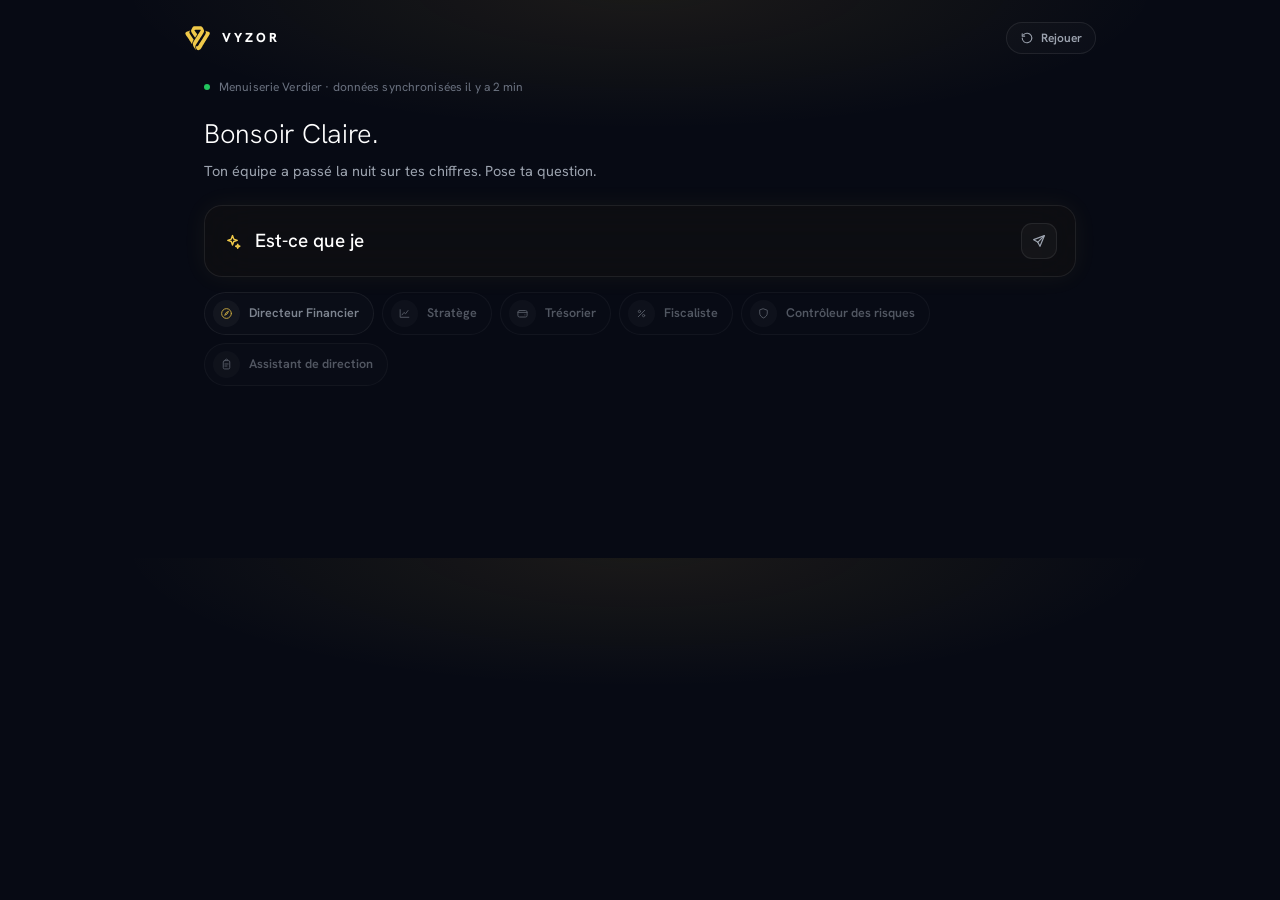
<file: agentic-twin.html>
<!DOCTYPE html>
<html lang="fr">
<head>
<meta charset="UTF-8">
<meta name="viewport" content="width=device-width, initial-scale=1">
<title>Vyzor — Vision Agentic Twin</title>
<link rel="icon" href="data:image/svg+xml,%3Csvg xmlns='http://www.w3.org/2000/svg' viewBox='0 0 64 64'%3E%3Crect width='64' height='64' rx='14' fill='%231A1A2E'/%3E%3Cpath d='M18 18 L32 47 L46 18' fill='none' stroke='%23f0c949' stroke-width='6' stroke-linecap='round' stroke-linejoin='round'/%3E%3C/svg%3E">
<link rel="preconnect" href="https://fonts.googleapis.com">
<link rel="preconnect" href="https://fonts.gstatic.com" crossorigin>
<link href="https://fonts.googleapis.com/css2?family=Hanken+Grotesk:wght@300;400;500;600;700;800&family=IBM+Plex+Mono:wght@400;500;600;700&display=swap" rel="stylesheet">
<style>
:root{
  --bg:#070a14; --surface:#0e0e11; --card:#1A1A2E;
  --gold:#f0c949; --gold-soft:rgba(240,201,73,.12);
  --txt:#FFFFFF; --txt2:#9CA3AF; --txt3:#6B7280;
  --line:rgba(255,255,255,.08);
  --ok:#22C55E; --bad:#EF4444; --warn:#F59E0B;
  --glass:rgba(15,15,18,.85);
  --r:16px;
  --ease:cubic-bezier(.16,1,.3,1);
}
*{box-sizing:border-box;margin:0;padding:0}
html{scroll-behavior:smooth}
body{
  background:
    radial-gradient(58% 36% at 50% -2%, rgba(240,201,73,.085), transparent 70%),
    var(--bg);
  color:var(--txt);
  font-family:'Hanken Grotesk',system-ui,-apple-system,sans-serif;
  font-size:15px; line-height:1.5;
  -webkit-font-smoothing:antialiased;
}
::selection{background:rgba(240,201,73,.32)}
button{font-family:inherit;touch-action:manipulation;cursor:pointer}
.hidden{display:none!important}

/* ---------- Top bar ---------- */
.topbar{max-width:960px;margin:0 auto;padding:22px 24px 10px;display:flex;align-items:center;justify-content:space-between;gap:12px}
.brand{display:flex;align-items:center;gap:11px}
.brand .mark{width:32px;height:32px;border-radius:9px;background:var(--card);border:1px solid rgba(240,201,73,.35);display:grid;place-items:center;box-shadow:0 0 24px rgba(240,201,73,.10)}
.brand .word{font-weight:800;font-size:13px;letter-spacing:.24em}
.tright{display:flex;align-items:center;gap:8px}
.pill{font-size:9.5px;font-weight:700;letter-spacing:.18em;text-transform:uppercase;color:var(--txt3);border:1px solid var(--line);border-radius:999px;padding:6px 12px;white-space:nowrap}
.replay{display:inline-flex;align-items:center;gap:7px;font-size:12px;font-weight:600;color:var(--txt2);background:rgba(255,255,255,.02);border:1px solid var(--line);border-radius:999px;padding:7px 13px;transition:all .25s}
.replay:hover{color:var(--gold);border-color:rgba(240,201,73,.5);box-shadow:0 0 18px rgba(240,201,73,.10)}

/* ---------- Stage ---------- */
.stage{max-width:920px;margin:0 auto;padding:6px 24px 40px}
.ctx{display:flex;align-items:center;gap:9px;margin:8px 0 18px;font-size:12px;color:var(--txt3);letter-spacing:.01em}
.ctx .dot{width:6px;height:6px;border-radius:50%;background:var(--ok);animation:ping 2.4s ease-out infinite}
@keyframes ping{0%{box-shadow:0 0 0 0 rgba(34,197,94,.45)}70%{box-shadow:0 0 0 7px rgba(34,197,94,0)}100%{box-shadow:0 0 0 0 rgba(34,197,94,0)}}

#greet{max-height:130px;overflow:hidden;transition:max-height .6s var(--ease),opacity .5s,margin .5s}
#greet.gone{max-height:0;opacity:0;margin:0}
.greet{font-size:27px;font-weight:300;letter-spacing:-.01em;margin-bottom:5px}
.greet-sub{color:var(--txt2);font-size:14.5px;margin-bottom:24px}

/* ---------- Champ de question (héros) ---------- */
.ask{position:relative;display:flex;align-items:center;gap:13px;background:var(--glass);backdrop-filter:blur(24px);-webkit-backdrop-filter:blur(24px);border:1px solid var(--line);border-radius:18px;padding:17px 18px;overflow:hidden;box-shadow:0 0 24px rgba(240,201,73,.06);transition:border-color .35s,box-shadow .35s}
.ask:focus-within{border-color:rgba(240,201,73,.45);box-shadow:0 0 0 1px rgba(240,201,73,.22),0 0 36px rgba(240,201,73,.10)}
.ask .aicon{color:var(--gold);display:grid;place-items:center;flex:0 0 auto;animation:breathe 3.2s ease-in-out infinite}
@keyframes breathe{0%,100%{opacity:.85;transform:scale(1)}50%{opacity:1;transform:scale(1.08)}}
.ask input{flex:1;min-width:0;background:none;border:0;outline:0;color:#fff;font:500 19px/1.4 'Hanken Grotesk',sans-serif;caret-color:var(--gold)}
.ask input::placeholder{color:var(--txt3)}
.sendbtn{display:grid;place-items:center;width:36px;height:36px;border-radius:11px;border:1px solid var(--line);background:rgba(255,255,255,.03);color:var(--txt2);transition:all .25s;flex:0 0 auto}
.sendbtn:hover{color:var(--gold);border-color:rgba(240,201,73,.5)}
.beam{position:absolute;left:0;right:0;bottom:0;height:2px;background:linear-gradient(90deg,transparent,var(--gold),transparent);background-size:200% 100%;opacity:0;transition:opacity .4s}
.ask.busy .beam{opacity:.9;animation:beam 1.5s linear infinite}
@keyframes beam{from{background-position:200% 0}to{background-position:-200% 0}}

/* ---------- Équipe d'agents ---------- */
.agents{display:flex;gap:8px;flex-wrap:wrap;margin-top:15px}
.agent{display:flex;align-items:center;gap:9px;border:1px solid var(--line);border-radius:999px;padding:7px 14px 7px 8px;background:rgba(255,255,255,.02);transition:all .4s var(--ease);opacity:.5;flex:0 0 auto}
.agent .ic{width:27px;height:27px;border-radius:50%;display:grid;place-items:center;background:rgba(255,255,255,.05);color:var(--txt2);transition:all .35s;flex:0 0 auto}
.agent .tx{display:flex;flex-direction:column}
.agent .nm{font-size:12.5px;font-weight:600;color:var(--txt2);white-space:nowrap;transition:color .3s}
.agent .st{font-size:11px;color:var(--txt3);white-space:nowrap;height:0;opacity:0;overflow:hidden;transition:height .3s var(--ease),opacity .3s}
.agent.lead{opacity:.8}
.agent.lead .ic{color:var(--gold)}
.agent.active{opacity:1;border-color:rgba(240,201,73,.5);background:rgba(240,201,73,.06);box-shadow:0 0 20px rgba(240,201,73,.12)}
.agent.active .ic{background:var(--gold-soft);color:var(--gold);animation:agpulse 1.7s ease-in-out infinite}
.agent.active .nm{color:#fff}
.agent.active .st,.agent.done .st{height:15px;opacity:1}
.agent.done{opacity:.92;border-color:rgba(34,197,94,.3)}
.agent.done .ic{background:rgba(34,197,94,.09);color:var(--ok);animation:none}
.agent.done .nm{color:#fff}
.agent.done .st{color:rgba(34,197,94,.85)}
@keyframes agpulse{0%,100%{box-shadow:0 0 0 0 rgba(240,201,73,.35)}55%{box-shadow:0 0 0 6px rgba(240,201,73,0)}}
.routing{font-size:12px;color:var(--txt3);letter-spacing:.01em;margin-top:11px;min-height:15px}

/* ---------- Question posée ---------- */
.asked{margin:26px 0 14px;display:flex;gap:11px;align-items:flex-start;opacity:0;transform:translateY(6px);transition:all .45s var(--ease)}
.asked.in{opacity:1;transform:none}
.asked .qic{color:var(--gold);margin-top:2px;flex:0 0 auto}
.asked .q{font-size:15.5px;font-weight:500;color:var(--txt2)}

/* ---------- Canvas de blocs ---------- */
.canvas{display:grid;grid-template-columns:1fr 1fr;gap:16px}
.block{grid-column:span 1;background:var(--glass);backdrop-filter:blur(24px);-webkit-backdrop-filter:blur(24px);border:1px solid var(--line);border-radius:var(--r);padding:18px 20px;opacity:0;transform:translateY(16px) scale(.99);transition:opacity .55s var(--ease),transform .55s var(--ease)}
.block.in{opacity:1;transform:none}
.block.span2{grid-column:1 / -1}
.bhead{display:flex;align-items:center;gap:8px;margin-bottom:15px;flex-wrap:wrap}
.btag{font-size:10.5px;font-weight:700;letter-spacing:.18em;text-transform:uppercase;color:var(--gold)}
.bsep{color:var(--txt3);font-size:10px}
.bagent{font-size:11.5px;font-weight:500;letter-spacing:.01em;color:var(--txt3)}
.mla{margin-left:auto}
.bfoot{display:flex;justify-content:space-between;align-items:center;gap:10px;margin-top:15px;padding-top:12px;border-top:1px solid rgba(255,255,255,.05);flex-wrap:wrap}
.src{font-family:'IBM Plex Mono',monospace;font-size:10.5px;color:var(--txt3)}
.verif{display:inline-flex;align-items:center;gap:5px;font-size:11px;font-weight:600;color:var(--ok)}

/* Simulation */
.srow{margin-bottom:15px}
.srow .top{display:flex;justify-content:space-between;align-items:baseline;gap:10px;font-size:12.5px;color:var(--txt2);margin-bottom:7px}
.delta{font-family:'IBM Plex Mono',monospace;font-size:11px;font-weight:600;color:var(--gold)}
.delta.warn{color:var(--warn)}
.delta.bad{color:var(--bad)}
.brow{display:grid;grid-template-columns:84px 1fr 60px;gap:10px;align-items:center;margin-bottom:6px}
.brow .k{font-size:10.5px;color:var(--txt3)}
.brow .v{font-size:12.5px;font-weight:700;text-align:right;font-variant-numeric:tabular-nums}
.brow .v.gold{color:var(--gold)}
.bar{height:8px;border-radius:99px;background:rgba(255,255,255,.06);overflow:hidden}
.bar i{display:block;height:100%;width:0;border-radius:99px;transition:width 1.1s var(--ease)}
.bar.gray i{background:rgba(255,255,255,.24)}
.bar.gold i{background:linear-gradient(90deg,#a8854a,var(--gold))}
.bar.red i{background:linear-gradient(90deg,rgba(239,68,68,.45),rgba(239,68,68,.85))}
.hint{font-size:11px;color:var(--txt3);margin-top:2px}
.inote{display:flex;gap:9px;align-items:flex-start;background:rgba(240,201,73,.07);border:1px solid rgba(240,201,73,.22);border-radius:12px;padding:10px 13px;font-size:12.5px;line-height:1.5;color:var(--txt2);margin-top:12px}
.inote svg{flex:0 0 auto;margin-top:2px;color:var(--gold)}
.inote b{color:var(--gold);font-weight:700}
.inote.ok{background:rgba(34,197,94,.06);border-color:rgba(34,197,94,.25)}
.inote.ok svg{color:var(--ok)}
.inote.ok b{color:var(--ok)}

/* Graphique trésorerie */
.legend{display:flex;gap:14px;align-items:center}
.li{display:flex;align-items:center;gap:6px;font-size:10px;color:var(--txt3);white-space:nowrap}
.lg{width:16px;height:0;border-top:2px solid var(--gold);border-radius:2px;display:inline-block}
.lg.d{border-top:2px dashed rgba(255,255,255,.35)}
.tchart .axis{stroke:rgba(255,255,255,.07)}
.tchart .zline{stroke:rgba(239,68,68,.35);stroke-dasharray:3 5}
.tchart .ylab,.tchart .mlab{fill:#6B7280;font:500 9px 'IBM Plex Mono',monospace}
.tchart .cgold{stroke:var(--gold);stroke-width:2.2;fill:none;filter:drop-shadow(0 0 6px rgba(240,201,73,.35))}
.tchart .cgray{stroke:rgba(255,255,255,.3);stroke-width:1.5;fill:none;stroke-dasharray:5 6}
.tchart .area{fill:url(#gf);opacity:0;transition:opacity .9s}
.tchart .area.in{opacity:.16}
.lowg{opacity:0;transition:opacity .6s}
.lowg.in{opacity:1}
.lowg .dot{fill:var(--gold);stroke:#0b0b0e;stroke-width:1.5}
.lowg .halo{fill:var(--gold);opacity:0;transform-box:fill-box;transform-origin:center}
.lowg.in .halo{animation:halo 2.3s ease-out infinite}
@keyframes halo{0%{transform:scale(.4);opacity:.4}80%{transform:scale(1.7);opacity:0}100%{transform:scale(1.7);opacity:0}}
.lowg .lmain{fill:var(--gold);font:700 12.5px 'Hanken Grotesk',sans-serif}
.lowg .lsub{fill:#9CA3AF;font:500 8.5px 'IBM Plex Mono',monospace}
.lowg .lbad{fill:rgba(239,68,68,.9);font:500 8.5px 'IBM Plex Mono',monospace}

/* Synthèse */
.answer{font-size:18px;line-height:1.65;color:#E9E9EE;max-width:64ch}
.answer .w{opacity:0;transition:opacity .35s}
.answer .w.in{opacity:1}
.answer .w.b{color:var(--gold);font-weight:700}
.audit{display:inline-flex;align-items:center;gap:7px;border:1px solid rgba(240,201,73,.4);background:rgba(240,201,73,.06);color:var(--gold);border-radius:999px;padding:5px 12px;font-size:10.5px;font-weight:600;letter-spacing:.04em;white-space:nowrap}
.rline{font-size:11px;color:var(--txt3);margin-top:12px}

/* Relances clients */
.crow{display:flex;justify-content:space-between;align-items:center;gap:12px;padding:10px 0;border-bottom:1px solid rgba(255,255,255,.05)}
.crow:last-of-type{border-bottom:0}
.crow .cl .nm{font-size:13.5px;font-weight:600}
.crow .cl .sub{display:flex;align-items:center;gap:6px;font-size:11px;color:var(--txt3);margin-top:2px}
.rdot{width:6px;height:6px;border-radius:50%;background:var(--ok);flex:0 0 auto}
.rdot.w{background:var(--warn)}
.crow .amt{font-family:'IBM Plex Mono',monospace;font-size:13px;font-weight:700;font-variant-numeric:tabular-nums}
.ctotal{display:flex;justify-content:space-between;align-items:center;padding-top:11px;margin-top:3px;border-top:1px solid rgba(255,255,255,.08)}
.ctotal .k{font-size:12px;color:var(--txt2);font-weight:600}
.ctotal .amt{font-family:'IBM Plex Mono',monospace;font-size:13px;font-weight:700;color:var(--gold)}

/* Tuiles TVA */
.tiles{display:grid;grid-template-columns:repeat(3,1fr);gap:10px;margin-bottom:2px}
.tile{border:1px solid var(--line);border-radius:12px;padding:13px 14px;background:rgba(255,255,255,.02)}
.tile .k{font-size:10px;font-weight:600;letter-spacing:.14em;text-transform:uppercase;color:var(--txt3);margin-bottom:7px}
.tile .v{font-size:20px;font-weight:700;font-variant-numeric:tabular-nums}
.tile.gold{border-color:rgba(240,201,73,.35);background:rgba(240,201,73,.05)}
.tile.gold .v{color:var(--gold)}
.tile .tsub{display:block;font-size:10.5px;color:var(--txt3);margin-top:4px}

/* Marge */
.mhead{display:flex;align-items:baseline;gap:11px;margin-bottom:14px;flex-wrap:wrap}
.mhead .lbl{font-size:12.5px;color:var(--txt2)}
.mhead .from{font-size:19px;font-weight:600;color:var(--txt3)}
.mhead .arr{color:var(--txt3)}
.mhead .to{font-size:19px;font-weight:700;color:#fff}

/* Action card */
.block.action{border-color:rgba(240,201,73,.35);box-shadow:0 0 30px rgba(240,201,73,.07);display:flex;align-items:center;gap:18px;position:relative}
.atag{display:block;font-size:9.5px;font-weight:700;letter-spacing:.16em;text-transform:uppercase;color:var(--gold);opacity:.9;margin-bottom:5px}
.aic{width:44px;height:44px;border-radius:12px;background:var(--gold-soft);display:grid;place-items:center;color:var(--gold);flex:0 0 auto}
.acontent{flex:1;min-width:0}
.atitle{font-size:14.5px;font-weight:700}
.adesc{font-size:12.5px;color:var(--txt2);margin-top:3px;line-height:1.5}
.aafter{display:none;align-items:center;gap:6px;font-size:11.5px;color:var(--ok);margin-top:7px}
.aafter.show{display:flex}
.abtns{display:flex;gap:8px;flex:0 0 auto}
.btn{display:inline-flex;align-items:center;gap:7px;border-radius:11px;padding:10px 16px;font-size:13px;font-weight:600;transition:all .25s;border:1px solid transparent}
.btn.gold{background:var(--gold);color:#0d0d10;font-weight:700}
.btn.gold:hover{transform:translateY(-1px);box-shadow:0 6px 22px rgba(240,201,73,.3)}
.btn.gold:disabled{transform:none;cursor:default}
.btn.gold.okd{background:rgba(34,197,94,.14);color:var(--ok);border-color:rgba(34,197,94,.4);box-shadow:none}
.btn.ghost{background:transparent;border-color:var(--line);color:var(--txt2)}
.btn.ghost:hover{color:#fff;border-color:rgba(255,255,255,.2)}

/* Chips d'exploration */
.chips{margin-top:24px;display:flex;gap:8px;flex-wrap:wrap;align-items:center;opacity:0;transform:translateY(8px);transition:all .5s var(--ease);pointer-events:none}
.chips.in{opacity:1;transform:none;pointer-events:auto}
.chiplabel{font-size:10.5px;font-weight:700;letter-spacing:.18em;text-transform:uppercase;color:var(--txt3);margin-right:4px}
.chip{display:inline-flex;align-items:center;gap:8px;border:1px solid var(--line);background:rgba(255,255,255,.02);color:var(--txt2);border-radius:999px;padding:9px 15px;font-size:12.5px;font-weight:500;transition:all .25s}
.chip svg{color:var(--gold);opacity:.7}
.chip:hover{border-color:rgba(240,201,73,.5);color:#fff;background:rgba(240,201,73,.05);box-shadow:0 0 18px rgba(240,201,73,.08)}

/* Toast proactif */
.toast{position:relative;margin:20px 0 2px;max-width:440px;background:var(--glass);backdrop-filter:blur(24px);-webkit-backdrop-filter:blur(24px);border:1px solid var(--line);border-left:2px solid var(--gold);border-radius:14px;padding:15px 16px;box-shadow:0 14px 44px rgba(0,0,0,.55),0 0 30px rgba(240,201,73,.06);opacity:0;transform:translateY(18px);transition:all .5s var(--ease);pointer-events:none}
.toast.in{opacity:1;transform:none;pointer-events:auto}
.thead{display:flex;align-items:center;gap:8px;margin-bottom:7px}
.thead .tic{color:var(--gold);display:grid;place-items:center}
.thead .tt{font-size:10.5px;font-weight:700;letter-spacing:.16em;text-transform:uppercase;color:var(--gold)}
.tclose{margin-left:auto;background:none;border:0;color:var(--txt3);display:grid;place-items:center;padding:2px}
.tclose:hover{color:#fff}
.tbody{font-size:13px;line-height:1.55;color:var(--txt2)}
.tbody b{color:#fff}
.tbtns{display:flex;gap:8px;margin-top:11px}
.tbtn{border-radius:9px;padding:7px 13px;font-size:12px;font-weight:600;border:1px solid transparent;transition:all .25s}
.tbtn.gold{background:var(--gold);color:#0d0d10;font-weight:700}
.tbtn.gold:hover{box-shadow:0 4px 16px rgba(240,201,73,.3)}
.tbtn.ghost{background:transparent;border-color:var(--line);color:var(--txt3)}
.tbtn.ghost:hover{color:#fff}

/* Footer */
.foot{max-width:920px;margin:26px auto 36px;padding:0 24px;display:flex;flex-direction:column;gap:7px;align-items:center;text-align:center}
.sig{font-size:13.5px;color:var(--txt2)}
.sig b{color:var(--gold);font-weight:700}
.legal{font-family:'IBM Plex Mono',monospace;font-size:9.5px;letter-spacing:.05em;color:var(--txt3)}

/* ---------- Responsive ---------- */
@media (max-width:760px){
  .stage{padding:6px 16px 32px}
  .topbar{padding:18px 16px 8px}
  .pill{display:none}
  .canvas{grid-template-columns:1fr}
  .agents{flex-wrap:nowrap;overflow-x:auto;padding-bottom:6px;scrollbar-width:none}
  .agents::-webkit-scrollbar{display:none}
  .ask input{font-size:17px}
  .greet{font-size:23px}
  .answer{font-size:16px}
  .tiles{grid-template-columns:1fr}
  .block.action{flex-direction:column;align-items:stretch;gap:13px}
  .abtns{width:100%}
  .abtns .btn{flex:1;justify-content:center}
  .toast{max-width:none}
  .brow{grid-template-columns:70px 1fr 56px}
}
@media (prefers-reduced-motion: reduce){
  *,*::before,*::after{animation:none!important;transition-duration:.01ms!important}
}
</style>
</head>
<body>

<header class="topbar">
  <div class="brand">
    <svg class="vlogo" width="27" height="27" viewBox="193 200 638 638" preserveAspectRatio="xMidYMid meet" aria-hidden="true">
      <g transform="translate(0.000000,1024.000000) scale(0.100000,-0.100000)" fill="#f0c949" stroke="none">
<path d="M4630 7940 c-497 -24 -562 -60 -753 -410 -286 -527 -307 -590 -263&#xA;-770 49 -194 90 -265 613 -1035 75 -110 176 -260 225 -332 49 -73 93 -133 98&#xA;-133 11 0 30 28 304 458 l206 323 -92 132 c-51 73 -114 164 -140 202 -27 39&#xA;-82 117 -123 175 -350 499 -347 493 -279 512 261 74 829 88 1258 33 248 -33&#xA;248 -32 173 -153 -56 -91 -384 -596 -416 -642 -10 -14 -52 -79 -93 -145 -41&#xA;-66 -131 -205 -200 -310 -402 -613 -872 -1358 -957 -1515 -199 -370 -211 -748&#xA;-34 -1092 67 -133 374 -596 466 -705 71 -83 150 -149 167 -138 6 4 -4 23 -24&#xA;47 -144 168 -202 494 -134 753 73 278 70 272 716 1295 89 140 179 284 202 320&#xA;22 36 76 121 120 190 44 69 121 190 171 270 50 80 141 226 204 325 714 1130&#xA;738 1211 502 1657 -30 57 -78 147 -106 200 -228 433 -271 459 -806 488 -203&#xA;11 -771 11 -1005 0z"></path>
<path d="M3130 6838 c-135 -44 -328 -107 -429 -140 -102 -33 -211 -73 -243&#xA;-89 -205 -104 -264 -350 -140 -590 22 -41 203 -322 404 -625 201 -302 418&#xA;-630 483 -729 65 -99 168 -256 230 -350 61 -93 153 -233 202 -310 144 -222&#xA;204 -306 212 -301 4 3 11 56 14 118 12 241 117 534 282 789 24 38 54 87 64&#xA;108 l20 39 -196 293 c-108 162 -208 312 -222 334 -14 22 -92 139 -172 260&#xA;-363 549 -376 570 -420 694 -68 193 -35 346 106 488 116 117 127 116 -195 11z"></path>
<path d="M6855 6910 c-3 -5 14 -22 37 -38 111 -76 188 -197 208 -326 29 -185&#xA;-56 -383 -385 -891 -68 -105 -652 -1041 -686 -1099 -19 -33 -59 -96 -87 -139&#xA;-29 -43 -52 -80 -52 -82 0 -6 -353 -571 -467 -748 -40 -62 -82 -130 -94 -152&#xA;-12 -22 -58 -76 -103 -121 -118 -117 -232 -150 -362 -105 -64 23 -57 32 -80&#xA;-108 -21 -129 -15 -233 21 -354 163 -560 700 -615 1090 -112 56 72 250 379&#xA;414 655 35 58 73 121 86 140 26 40 275 444 409 665 51 83 113 183 139 223 26&#xA;40 47 74 47 76 0 4 145 242 260 426 86 139 237 384 348 565 57 94 127 208 156&#xA;255 214 345 244 404 267 520 43 217 -77 414 -291 478 -83 25 -472 149 -663&#xA;212 -114 37 -209 64 -212 60z"></path>
</g>
    </svg>
    <span class="word">VYZOR</span>
  </div>
  <div class="tright">
    <button class="replay" id="replayBtn" type="button" aria-label="Rejouer la démonstration"></button>
  </div>
</header>

<main class="stage">
  <div class="ctx"><span class="dot"></span><span>Menuiserie Verdier · données synchronisées il y a 2 min</span></div>

  <div id="greet">
    <h1 class="greet">Bonsoir Claire.</h1>
    <p class="greet-sub">Ton équipe a passé la nuit sur tes chiffres. Pose ta question.</p>
  </div>

  <div class="ask" id="askWrap">
    <span class="aicon" id="askIcon"></span>
    <input id="askInput" type="text" placeholder="Pose ta question…" autocomplete="off" spellcheck="false" aria-label="Pose ta question">
    <button class="sendbtn" id="sendBtn" type="button" aria-label="Envoyer"></button>
    <span class="beam"></span>
  </div>

  <div class="agents" id="agents"></div>
  <div class="routing" id="routing" aria-live="polite"></div>

  <section class="asked hidden" id="asked">
    <span class="qic" id="qic"></span>
    <p class="q"></p>
  </section>

  <section class="canvas" id="canvas" aria-live="polite"></section>

  <div class="chips" id="chips"></div>

  <div class="toast hidden" id="toast" role="status">
    <div class="thead">
      <span class="tic" id="toastIc"></span>
      <span class="tt">Trésorier · Signal détecté</span>
      <button class="tclose" id="tClose" type="button" aria-label="Fermer"></button>
    </div>
    <p class="tbody">Ton <b>BFR a dérivé de +6 jours</b> cette semaine — deux clients paient plus lentement. Tu veux que je regarde&nbsp;?</p>
    <div class="tbtns">
      <button class="tbtn gold" id="tYes" type="button">Oui, regarde</button>
      <button class="tbtn ghost" id="tLater" type="button">Plus tard</button>
    </div>
  </div>
</main>

<script>
/* ============================================================
   Vyzor — Vision Agentic Twin · mock interactif (vanilla JS)
   ============================================================ */

const $ = s => document.querySelector(s);
const canvas = $('#canvas'), input = $('#askInput'), ask = $('#askWrap');
const asked = $('#asked'), routing = $('#routing'), chips = $('#chips');
const toast = $('#toast'), greet = $('#greet');

const RM = matchMedia('(prefers-reduced-motion: reduce)').matches;
const SP = RM ? 0.15 : 1;
let timers = [];
const after = (ms, fn) => { const id = setTimeout(fn, ms * SP); timers.push(id); return id; };
function clearTimers(){ timers.forEach(clearTimeout); timers = []; }

/* ---------- Icônes (SVG inline, style Lucide) ---------- */
const I = {
  compass: `<circle cx="12" cy="12" r="9"/><path d="M15.4 8.6 13 13l-4.4 2.4L11 11z"/>`,
  chart: `<path d="M4 5v14h16"/><path d="M7.5 14.5 11 10l3 2.5 4.5-6"/>`,
  wallet: `<rect x="3.5" y="6.5" width="17" height="12" rx="3"/><path d="M3.5 10h17"/><path d="M16.5 14.5h.01"/>`,
  percent: `<path d="M18 6 6 18"/><circle cx="8.2" cy="8.2" r="2.1"/><circle cx="15.8" cy="15.8" r="2.1"/>`,
  shield: `<path d="M12 3.4 19 6v5.1c0 4.4-2.9 7.4-7 9.1-4.1-1.7-7-4.7-7-9.1V6z"/>`,
  clipboard: `<rect x="6" y="4.8" width="12" height="15.4" rx="2.5"/><path d="M9.3 4.8a2.7 2.7 0 0 1 5.4 0"/><path d="M9 11h6M9 14.8h4"/>`,
  check: `<path d="M5 12.5l4.6 4.6L19 7.4"/>`,
  shieldcheck: `<path d="M12 3.4 19 6v5.1c0 4.4-2.9 7.4-7 9.1-4.1-1.7-7-4.7-7-9.1V6z"/><path d="M9.1 12.1l2.1 2.1 3.7-4.2"/>`,
  rotate: `<path d="M3.8 12a8.2 8.2 0 1 0 2.4-5.8"/><path d="M3.8 4.6v4.2H8"/>`,
  spark: `<path d="M12 4.5 13.6 9l4.4 1.5-4.4 1.5L12 16.5 10.4 12 6 10.5 10.4 9z"/><path d="M18.6 15.4l.7 1.9 1.9.7-1.9.7-.7 1.9-.7-1.9-1.9-.7 1.9-.7z"/>`,
  bell: `<path d="M6.6 9.6a5.4 5.4 0 0 1 10.8 0c0 4.8 1.9 5.8 1.9 5.8H4.7s1.9-1 1.9-5.8"/><path d="M10.6 18.8a1.7 1.7 0 0 0 2.8 0"/>`,
  file: `<path d="M13.8 3.5H7.7A1.7 1.7 0 0 0 6 5.2v13.6a1.7 1.7 0 0 0 1.7 1.7h8.6a1.7 1.7 0 0 0 1.7-1.7V7.7z"/><path d="M13.8 3.5v4.2H18"/><path d="M9.4 12.6h5.2M9.4 16h5.2"/>`,
  cal: `<rect x="4.5" y="6" width="15" height="14" rx="2.5"/><path d="M4.5 10.5h15M8.3 4v3.6M15.7 4v3.6"/>`,
  chevron: `<path d="M9.5 6.5 15 12l-5.5 5.5"/>`,
  send: `<path d="M20 4 10 14"/><path d="M20 4 13.5 20l-3.5-6.5L4 10z"/>`,
  x: `<path d="M6.5 6.5l11 11M17.5 6.5l-11 11"/>`
};
const icon = (n, s = 16, w = 1.8) =>
  `<svg width="${s}" height="${s}" viewBox="0 0 24 24" fill="none" stroke="currentColor" stroke-width="${w}" stroke-linecap="round" stroke-linejoin="round" aria-hidden="true">${I[n]}</svg>`;

$('#askIcon').innerHTML = icon('spark', 19);
$('#sendBtn').innerHTML = icon('send', 16);
$('#qic').innerHTML = icon('chevron', 15, 2.2);
$('#toastIc').innerHTML = icon('bell', 15);
$('#tClose').innerHTML = icon('x', 14);
$('#replayBtn').innerHTML = icon('rotate', 14) + '<span>Rejouer</span>';

/* ---------- Équipe d'agents ---------- */
const AGENTS = [
  { id:'df',     n:'Directeur Financier',    ic:'compass', lead:true },
  { id:'strat',  n:'Stratège',               ic:'chart' },
  { id:'treso',  n:'Trésorier',              ic:'wallet' },
  { id:'fisc',   n:'Fiscaliste',             ic:'percent' },
  { id:'risk',   n:'Contrôleur des risques', ic:'shield' },
  { id:'assist', n:'Assistant de direction', ic:'clipboard' }
];
$('#agents').innerHTML = AGENTS.map(a =>
  `<div class="agent${a.lead ? ' lead' : ''}" id="ag-${a.id}">
     <span class="ic">${icon(a.ic, 13)}</span>
     <span class="tx"><span class="nm">${a.n}</span><span class="st"></span></span>
   </div>`).join('');

function agSet(id, state, txt){
  const el = $('#ag-' + id);
  el.classList.remove('active', 'done');
  if (state) el.classList.add(state);
  el.querySelector('.st').textContent = txt || '';
}
function agReset(){ AGENTS.forEach(a => agSet(a.id, null, '')); }

/* ---------- Helpers d'animation ---------- */
function typeText(el, txt, speed, done){
  if (RM){ if ('value' in el) el.value = txt; else el.textContent = txt; done && done(); return; }
  let i = 0;
  (function step(){
    if (i <= txt.length){
      if ('value' in el && el.tagName === 'INPUT') el.value = txt.slice(0, i); else el.textContent = txt.slice(0, i);
      i++;
      timers.push(setTimeout(step, speed));
    } else done && done();
  })();
}

const seg = (t, b) => ({ t, b });
const answerHTML = segs => segs.map(s =>
  s.t.split(/\s+/).map(w => `<span class="w${s.b ? ' b' : ''}">${w}</span>`).join(' ')
).join(' ');
function revealWords(el){
  [...el.querySelectorAll('.w')].forEach((w, i) => after(60 + i * 26, () => w.classList.add('in')));
}

function addBlock(html, opts){
  opts = opts || {};
  const d = document.createElement('div');
  d.className = 'block' + (opts.span ? ' span2' : '') + (opts.cls ? ' ' + opts.cls : '');
  d.innerHTML = html;
  canvas.appendChild(d);
  requestAnimationFrame(() => requestAnimationFrame(() => d.classList.add('in')));
  /* embed: pas d'auto-scroll interne (évite de capturer le scroll de la page hôte) */
  return d;
}
const bhead = (tag, agent, extra) =>
  `<div class="bhead"><span class="btag">${tag}</span><span class="bsep">·</span><span class="bagent">${agent}</span>${extra || ''}</div>`;
const bfoot = src =>
  `<div class="bfoot"><span class="src">${src}</span><span class="verif">${icon('check', 11, 2.2)} vérifié</span></div>`;

/* ---------- Cycle question → réponse ---------- */
function submitQuestion(q){
  greet.classList.add('gone');
  asked.classList.remove('hidden');
  asked.querySelector('.q').textContent = q;
  requestAnimationFrame(() => asked.classList.add('in'));
  input.value = '';
  input.placeholder = 'Pose une autre question…';
  ask.classList.add('busy');
}
function finishScenario(){
  ask.classList.remove('busy');
  routing.textContent = '';
  chips.classList.add('in');
}
function hideToast(){
  toast.classList.remove('in');
  setTimeout(() => toast.classList.add('hidden'), 450);
}
function showToast(){
  toast.classList.remove('hidden');
  requestAnimationFrame(() => requestAnimationFrame(() => toast.classList.add('in')));
}

/* ============================================================
   BLOCS — scénario principal (recrutement)
   ============================================================ */
function blockSim(){
  const html = bhead('Simulation', 'Stratège') + `
    <div class="srow">
      <div class="top"><span>Masse salariale annuelle</span><span class="delta">+84 k€ · 2 CDI</span></div>
      <div class="brow"><span class="k">Aujourd'hui</span><div class="bar gray"><i data-w="50%"></i></div><span class="v">84 k€</span></div>
      <div class="brow"><span class="k">Avec 2 CDI</span><div class="bar gold"><i data-w="100%"></i></div><span class="v gold">168 k€</span></div>
    </div>
    <div class="srow">
      <div class="top"><span>Résultat net — année 1</span><span class="delta warn">−13 k€</span></div>
      <div class="brow"><span class="k">Aujourd'hui</span><div class="bar gray"><i data-w="100%"></i></div><span class="v">31 k€</span></div>
      <div class="brow"><span class="k">Avec 2 CDI</span><div class="bar gold"><i data-w="58%"></i></div><span class="v gold">18 k€</span></div>
      <div class="hint">Année 2 : retour à ~34 k€ avec la montée en charge commerciale.</div>
    </div>
    <div class="inote">${icon('percent', 13)}<span>Le Fiscaliste a repéré <b>8 400 €</b> d'aides à l'embauche (OPCO · réduction générale de cotisations) — déjà déduites du calcul.</span></div>`
    + bfoot('comptes 64x · 70x — moteur déterministe');
  const el = addBlock(html);
  after(220, () => el.querySelectorAll('.bar i').forEach(b => b.style.width = b.dataset.w));
  return el;
}

function blockTreso(){
  const W = 600, H = 238, pl = 38, pr = 14, pt = 18, pb = 30, ymax = 240;
  const GOLD = [218,210,196,183,168,150,131,110,86,61,38,54];
  const GRAY = [218,199,178,158,136,113,89,64,38,16,9,26];
  const MO = ['Jan','Fév','Mar','Avr','Mai','Juin','Juil','Aoû','Sep','Oct','Nov','Déc'];
  const X = i => pl + i * (W - pl - pr) / 11;
  const Y = v => pt + (1 - v / ymax) * (H - pt - pb);
  const P = a => a.map((v, i) => ({ x: X(i), y: Y(v) }));
  const sm = p => {
    let d = `M${p[0].x.toFixed(1)},${p[0].y.toFixed(1)}`;
    for (let i = 0; i < p.length - 1; i++){
      const a = p[Math.max(0, i - 1)], b = p[i], c = p[i + 1], e = p[Math.min(p.length - 1, i + 2)];
      d += `C${(b.x + (c.x - a.x) / 6).toFixed(1)},${(b.y + (c.y - a.y) / 6).toFixed(1)} ${(c.x - (e.x - b.x) / 6).toFixed(1)},${(c.y - (e.y - b.y) / 6).toFixed(1)} ${c.x.toFixed(1)},${c.y.toFixed(1)}`;
    }
    return d;
  };
  const pg = sm(P(GOLD)), pd = sm(P(GRAY));
  const area = pg + `L${X(11).toFixed(1)},${Y(0).toFixed(1)} L${X(0).toFixed(1)},${Y(0).toFixed(1)} Z`;
  const grid = [120, 240].map(v =>
    `<line class="axis" x1="${pl}" y1="${Y(v)}" x2="${W - pr}" y2="${Y(v)}"/>`).join('');
  const ylabs = [0, 120, 240].map(v =>
    `<text class="ylab" x="${pl - 7}" y="${Y(v) + 3}" text-anchor="end">${v}</text>`).join('');
  const zline = `<line class="zline" x1="${pl}" y1="${Y(0)}" x2="${W - pr}" y2="${Y(0)}"/>`;
  const mons = MO.map((m, i) =>
    `<text class="mlab" x="${X(i)}" y="${H - 9}" text-anchor="middle">${m}</text>`).join('');
  const lx = X(10), lyG = Y(38), lyD = Y(9);

  const html = bhead('Trésorerie · 12 mois', 'Trésorier',
    `<span class="legend mla"><span class="li"><i class="lg"></i>embauche mars</span><span class="li"><i class="lg d"></i>dès janvier</span></span>`) + `
    <svg class="tchart" viewBox="0 0 ${W} ${H}" style="width:100%;height:auto;display:block" role="img" aria-label="Trésorerie prévisionnelle sur 12 mois">
      <defs><linearGradient id="gf" x1="0" y1="0" x2="0" y2="1">
        <stop offset="0" stop-color="#f0c949" stop-opacity=".55"/><stop offset="1" stop-color="#f0c949" stop-opacity="0"/>
      </linearGradient></defs>
      ${grid}${zline}${ylabs}${mons}
      <path class="area" d="${area}"/>
      <path class="cgray" d="${pd}"/>
      <path class="cgold" d="${pg}"/>
      <g class="lowg">
        <circle class="halo" cx="${lx}" cy="${lyG}" r="9"/>
        <circle class="dot" cx="${lx}" cy="${lyG}" r="4"/>
        <text class="lmain" x="${lx - 11}" y="${lyG - 16}" text-anchor="end">+38 k€</text>
        <text class="lsub" x="${lx - 11}" y="${lyG - 5}" text-anchor="end">point bas · novembre</text>
        <text class="lbad" x="${lx - 11}" y="${lyD + 14}" text-anchor="end">+9 k€ si janvier</text>
      </g>
    </svg>` + bfoot('comptes 512 · échéanciers clients & fournisseurs');
  const el = addBlock(html);
  after(260, () => {
    const p = el.querySelector('.cgold');
    const L = p.getTotalLength();
    p.style.strokeDasharray = L; p.style.strokeDashoffset = L;
    void p.getBoundingClientRect();
    p.style.transition = 'stroke-dashoffset 1.9s cubic-bezier(.3,.7,.3,1)';
    p.style.strokeDashoffset = '0';
    const g = el.querySelector('.cgray');
    g.style.opacity = '0';
    g.style.transition = 'opacity 1s ease .7s';
    requestAnimationFrame(() => g.style.opacity = '.85');
    after(1450, () => el.querySelector('.area').classList.add('in'));
    after(1950, () => el.querySelector('.lowg').classList.add('in'));
  });
  return el;
}

function blockSynth(segs, src){
  const html = bhead('Synthèse', 'Directeur Financier',
    `<span class="audit mla">${icon('shieldcheck', 12, 2)} Audité · zéro hallucination</span>`) +
    `<p class="answer">${answerHTML(segs)}</p>
     <div class="rline">Chiffres calculés par le moteur déterministe, contrôlés par l'Auditeur (équilibre débit/crédit · PCG), puis seulement verbalisés.</div>`
    + bfoot(src);
  const el = addBlock(html, { span: true });
  after(180, () => revealWords(el.querySelector('.answer')));
  return el;
}

function blockAction(o){
  const html = `
    <div class="aic">${icon(o.ic, 19)}</div>
    <div class="acontent">
      <div class="atag">Action préparée</div>
      <div class="atitle">${o.t}</div>
      <div class="adesc">${o.d}</div>
      <div class="aafter">${icon('check', 11, 2.2)} <span>${o.after}</span></div>
    </div>
    <div class="abtns">
      <button class="btn ghost" type="button">Ajuster</button>
      <button class="btn gold" type="button">${icon('check', 13, 2.2)} ${o.cta}</button>
    </div>`;
  const el = addBlock(html, { span: true, cls: 'action' });
  const b = el.querySelector('.btn.gold');
  b.addEventListener('click', () => {
    b.classList.add('okd');
    b.innerHTML = icon('check', 13, 2.2) + ' ' + o.done;
    b.disabled = true;
    el.querySelector('.aafter').classList.add('show');
  });
  return el;
}

/* ============================================================
   BLOCS — mini-scénarios
   ============================================================ */
function blockClients(){
  const rows = [
    { n:'Groupe Madec',    a:'8 400 €', s:'18 j de retard · risque faible',  w:false },
    { n:'Bâtisseurs SARL', a:'5 200 €', s:'32 j de retard · risque modéré',  w:true  },
    { n:'Atelier Brunet',  a:'2 150 €', s:'9 j de retard · risque faible',   w:false }
  ].map(r => `<div class="crow">
      <div class="cl"><div class="nm">${r.n}</div><div class="sub"><span class="rdot${r.w ? ' w' : ''}"></span>${r.s}</div></div>
      <span class="amt">${r.a}</span>
    </div>`).join('');
  const html = bhead('Relances prioritaires', 'Contrôleur des risques') + rows +
    `<div class="ctotal"><span class="k">Total à récupérer</span><span class="amt">15 750 €</span></div>`
    + bfoot('comptes 411 · balance âgée · historique de règlements');
  return addBlock(html, { span: true });
}

function blockTVA(){
  const html = bhead('TVA · CA3 de juin', 'Fiscaliste') + `
    <div class="tiles">
      <div class="tile"><div class="k">Collectée</div><div class="v">14 820 €</div></div>
      <div class="tile"><div class="k">Déductible</div><div class="v">6 240 €</div></div>
      <div class="tile gold"><div class="k">À payer</div><div class="v">8 580 €</div><span class="tsub">échéance 15 juillet</span></div>
    </div>
    <div class="inote ok">${icon('check', 13, 2.2)}<span>Trésorerie prévue au 15/07 : <b>203 k€</b> — l'échéance est couverte ×23.</span></div>`
    + bfoot('comptes 44571 · 44566 · calendrier fiscal');
  return addBlock(html, { span: true });
}

function blockMarge(){
  const html = bhead('Analyse de marge · T2', 'Stratège') + `
    <div class="mhead"><span class="lbl">Marge brute</span><span class="from">62 %</span><span class="arr">→</span><span class="to">57 %</span><span class="delta bad">−5 pts</span></div>
    <div class="brow"><span class="k">Achats matières</span><div class="bar red"><i data-w="68%"></i></div><span class="v" style="color:var(--bad)">−3,4 pts</span></div>
    <div class="brow"><span class="k">Sous-traitance</span><div class="bar red"><i data-w="22%"></i></div><span class="v" style="color:var(--bad)">−1,1 pt</span></div>
    <div class="brow"><span class="k">Transport</span><div class="bar red"><i data-w="10%"></i></div><span class="v" style="color:var(--bad)">−0,5 pt</span></div>
    <div class="inote">${icon('shield', 13)}<span><b>Texol</b> : +11 % depuis mars (compte 601) — trois hausses successives, sans avenant signé.</span></div>`
    + bfoot('comptes 601 · 604 · 624 · factures fournisseurs');
  const el = addBlock(html, { span: true });
  after(220, () => el.querySelectorAll('.bar i').forEach(b => b.style.width = b.dataset.w));
  return el;
}

/* ============================================================
   SCÉNARIOS
   ============================================================ */
const SCEN = {

  main: {
    q: "Est-ce que je peux recruter 2 personnes l'an prochain sans mettre ma trésorerie en danger ?",
    speed: 34,
    run(){
      after(300,  () => agSet('df', 'active', 'analyse ta demande…'));
      after(1000, () => typeText(routing, '→ mobilise le Stratège, le Trésorier et le Fiscaliste', 15));
      after(1500, () => agSet('strat', 'active', 'simule 2 embauches…'));
      after(2100, () => agSet('treso', 'active', 'projette 12 mois…'));
      after(2700, () => agSet('fisc',  'active', 'cherche les aides…'));
      after(3500, () => { blockSim(); after(1700, () => agSet('strat', 'done', 'simulation prête')); });
      after(7000, () => { blockTreso(); after(2500, () => agSet('treso', 'done', 'point bas : +38 k€')); });
      after(11600, () => {
        agSet('fisc', 'done', "8 400 € d'aides");
        agSet('df', 'active', 'synthétise…');
        blockSynth([
          seg('Oui', 1),
          seg("— à condition d'embaucher à partir de mars. Premier CDI en mars, second en juin : ton point le plus bas resterait à"),
          seg('+38 k€', 1),
          seg('en novembre. Les deux dès janvier ? Tu descendrais à +9 k€ — trop juste pour encaisser un imprévu.')
        ], 'comptes 512 · 64x · échéanciers — moteur déterministe');
      });
      after(14800, () => agSet('df', 'done', 'réponse prête'));
      after(15300, () => blockAction({
        ic: 'file',
        t: 'Budget prévisionnel 2027 — 2 embauches',
        d: 'Plan de trésorerie mensuel, CDI en mars puis juin, aides déduites. Relecture : 2 minutes.',
        cta: 'Valider', done: 'Préparé',
        after: 'Partagé avec ton expert-comptable — Cabinet Roche & Associés'
      }));
      after(16500, finishScenario);
      after(19800, showToast);
    }
  },

  relances: {
    q: 'Quels clients dois-je relancer cette semaine ?',
    speed: 26,
    run(){
      after(250,  () => agSet('df', 'active', 'analyse ta demande…'));
      after(850,  () => typeText(routing, "→ mobilise le Contrôleur des risques et l'Assistant", 15));
      after(1250, () => agSet('risk', 'active', 'passe la balance âgée…'));
      after(1850, () => agSet('assist', 'active', 'rédige 3 relances…'));
      after(2600, () => blockClients());
      after(4100, () => agSet('risk', 'done', '3 priorités'));
      after(4500, () => {
        agSet('df', 'active', 'synthétise…');
        blockSynth([
          seg('15 750 €', 1),
          seg("attendent dehors. Trois relances sont rédigées — ton ton, tes mots — prêtes à partir. Madec d'abord :"),
          seg('8 400 €', 1),
          seg("et il paie d'habitude sous 48 h après relance.")
        ], 'comptes 411 · historique de règlements — moteur déterministe');
      });
      after(6800, () => { agSet('df', 'done', 'réponse prête'); agSet('assist', 'done', 'prêtes à partir'); });
      after(7300, () => blockAction({
        ic: 'send',
        t: 'Envoyer les 3 relances',
        d: 'Rédigées dans ton ton habituel, montants et factures joints. Suivi automatique des réponses.',
        cta: 'Valider', done: '3 relances envoyées',
        after: 'Copie à ton expert-comptable · suivi des réponses activé'
      }));
      after(8600, finishScenario);
    }
  },

  tva: {
    q: 'Suis-je en règle pour ma prochaine TVA ?',
    speed: 26,
    run(){
      after(250,  () => agSet('df', 'active', 'analyse ta demande…'));
      after(850,  () => typeText(routing, '→ mobilise le Fiscaliste et le Trésorier', 15));
      after(1250, () => agSet('fisc', 'active', 'prépare la CA3…'));
      after(1850, () => agSet('treso', 'active', 'vérifie la couverture…'));
      after(2600, () => blockTVA());
      after(4100, () => { agSet('fisc', 'done', 'CA3 prête'); agSet('treso', 'done', 'couverte ✓'); });
      after(4600, () => {
        agSet('df', 'active', 'synthétise…');
        blockSynth([
          seg('Oui', 1),
          seg(', tout est carré.'),
          seg('8 580 €', 1),
          seg("de TVA à payer le 15 juillet — ta trésorerie le couvre très largement. Je peux la provisionner dès maintenant pour que tu n'y penses plus.")
        ], 'comptes 44571 · 44566 · calendrier fiscal — moteur déterministe');
      });
      after(6900, () => agSet('df', 'done', 'réponse prête'));
      after(7400, () => blockAction({
        ic: 'cal',
        t: 'Provision TVA — 15 juillet',
        d: 'Virement de 8 580 € programmé vers le compte dédié, déclaration CA3 pré-remplie.',
        cta: 'Provisionner', done: 'Programmé',
        after: 'CA3 transmise pour validation à ton expert-comptable'
      }));
      after(8700, finishScenario);
    }
  },

  marge: {
    q: 'Pourquoi ma marge baisse ce trimestre ?',
    speed: 26,
    run(){
      after(250,  () => agSet('df', 'active', 'analyse ta demande…'));
      after(850,  () => typeText(routing, '→ mobilise le Stratège et le Contrôleur des risques', 15));
      after(1250, () => agSet('strat', 'active', 'décompose la marge…'));
      after(1850, () => agSet('risk', 'active', 'audite les fournisseurs…'));
      after(2600, () => blockMarge());
      after(4300, () => { agSet('strat', 'done', 'cause isolée'); agSet('risk', 'done', 'Texol surveillé'); });
      after(4800, () => {
        agSet('df', 'active', 'synthétise…');
        blockSynth([
          seg('Ta marge perd'),
          seg('5 points', 1),
          seg("— et 3,4 viennent d'un seul fournisseur : Texol a augmenté ses tarifs de 11 % depuis mars. Deux pistes : renégocier (le dossier est prêt), ou répercuter +4 % sur tes prochains devis.")
        ], 'comptes 601 · 604 · 624 — moteur déterministe');
      });
      after(7300, () => agSet('df', 'done', 'réponse prête'));
      after(7800, () => blockAction({
        ic: 'file',
        t: 'Dossier de renégociation Texol',
        d: 'Historique des hausses, volumes 2026, deux fournisseurs alternatifs comparés. Prêt pour ton appel.',
        cta: 'Valider', done: 'Préparé',
        after: 'Comparatif joint · rappel programmé vendredi 10 h'
      }));
      after(9100, finishScenario);
    }
  },

  unknown: {
    q: '',
    run(){
      after(300, () => agSet('df', 'active', 'analyse ta demande…'));
      after(1400, () => {
        const html = bhead('Réponse', 'Directeur Financier') +
          `<p class="answer">${answerHTML([
            seg('Dans cette projection, quatre parcours sont scénarisés — choisis une question ci-dessous, ou rejoue la démonstration complète.')
          ])}</p>`;
        const el = addBlock(html, { span: true });
        after(150, () => revealWords(el.querySelector('.answer')));
      });
      after(2300, () => agSet('df', 'done', ''));
      after(2600, finishScenario);
    }
  }
};

/* ---------- Chips d'exploration ---------- */
const CHIPS = [
  { k: 'relances', t: 'Quels clients dois-je relancer cette semaine ?' },
  { k: 'tva',      t: 'Suis-je en règle pour ma prochaine TVA ?' },
  { k: 'marge',    t: 'Pourquoi ma marge baisse ce trimestre ?' }
];
chips.innerHTML = '<span class="chiplabel">Explorer</span>' + CHIPS.map(c =>
  `<button class="chip" type="button" data-k="${c.k}">${icon('chevron', 12, 2.2)}<span>${c.t}</span></button>`).join('');
chips.querySelectorAll('.chip').forEach(b =>
  b.addEventListener('click', () => play(b.dataset.k)));

/* ---------- Moteur de scénarios ---------- */
function resetStage(){
  clearTimers();
  agReset();
  canvas.innerHTML = '';
  chips.classList.remove('in');
  hideToast();
  ask.classList.remove('busy');
  routing.textContent = '';
}

function play(key){
  resetStage();
  const sc = SCEN[key];
  input.readOnly = true;
  typeText(input, sc.q, sc.speed || 30, () =>
    after(280, () => {
      submitQuestion(sc.q);
      input.readOnly = false;
      sc.run();
    })
  );
}

function route(q){
  const t = q.toLowerCase();
  if (t.includes('relanc') || t.includes('client')) return 'relances';
  if (t.includes('tva')) return 'tva';
  if (t.includes('marge')) return 'marge';
  if (t.includes('recrut') || t.includes('embauch') || t.includes('tréso') || t.includes('treso') || t.includes('personne')) return 'main';
  return 'unknown';
}

function submitManual(q){
  if (!q || !q.trim()) return;
  resetStage();
  submitQuestion(q.trim());
  SCEN[route(q)].run();
}

/* ---------- Événements ---------- */
input.addEventListener('keydown', e => {
  if (e.key === 'Enter' && !input.readOnly) submitManual(input.value);
});
$('#sendBtn').addEventListener('click', () => { if (!input.readOnly) submitManual(input.value); });
$('#replayBtn').addEventListener('click', () => play('main'));
$('#tLater').addEventListener('click', hideToast);
$('#tClose').addEventListener('click', hideToast);
$('#tYes').addEventListener('click', () => { hideToast(); play('relances'); });

/* ---------- Lancement ---------- */
/* ---- Intégration landing : hauteur auto + démarrage à l'entrée en vue ---- */
let __vzStarted = false;
function __vzStart(){ if (__vzStarted) return; __vzStarted = true; play('main'); }
// scrollHeight (et NON getBoundingClientRect) : capture le contenu qui déborde
// quand l'iframe a une hauteur fixe imposée par la page hôte.
function __vzH(){
  const b = document.body, h = document.documentElement;
  return Math.max(
    b ? b.scrollHeight : 0,
    h ? h.scrollHeight : 0,
    b ? Math.ceil(b.getBoundingClientRect().height) : 0
  );
}
function __vzPostHeight(){
  try { parent.postMessage({ type:'vz-twin-height', h: __vzH() }, '*'); } catch(e){}
}
window.addEventListener('message', (e) => {
  if (e.data && e.data.type === 'vz-twin-start') __vzStart();
});
// On observe le body (sa boîte grandit avec le contenu, contrairement à <html> clampé au viewport)
if (window.ResizeObserver) {
  const ro = new ResizeObserver(__vzPostHeight);
  ro.observe(document.body);
  ro.observe(document.documentElement);
}
// Filet de sécurité : republication continue (message minuscule, ignoré si hauteur inchangée côté hôte).
setInterval(__vzPostHeight, 350);
setTimeout(__vzPostHeight, 400);
// Le script s'exécute en fin de <body> : le DOM est prêt, inutile d'attendre 'load'
// (dont le handler peut ne jamais se déclencher dans certains contextes embarqués).
try { parent.postMessage({ type:'vz-twin-ready' }, '*'); } catch(e){}
// Autonome : lecture immédiate. Embarqué : la page hôte déclenche « à l'écran »,
// avec un filet de sécurité (jamais bloqué ; l'état initial reste interactif).
setTimeout(__vzStart, (window.parent === window) ? 700 : 3500);
</script>
</body>
</html>
</file>
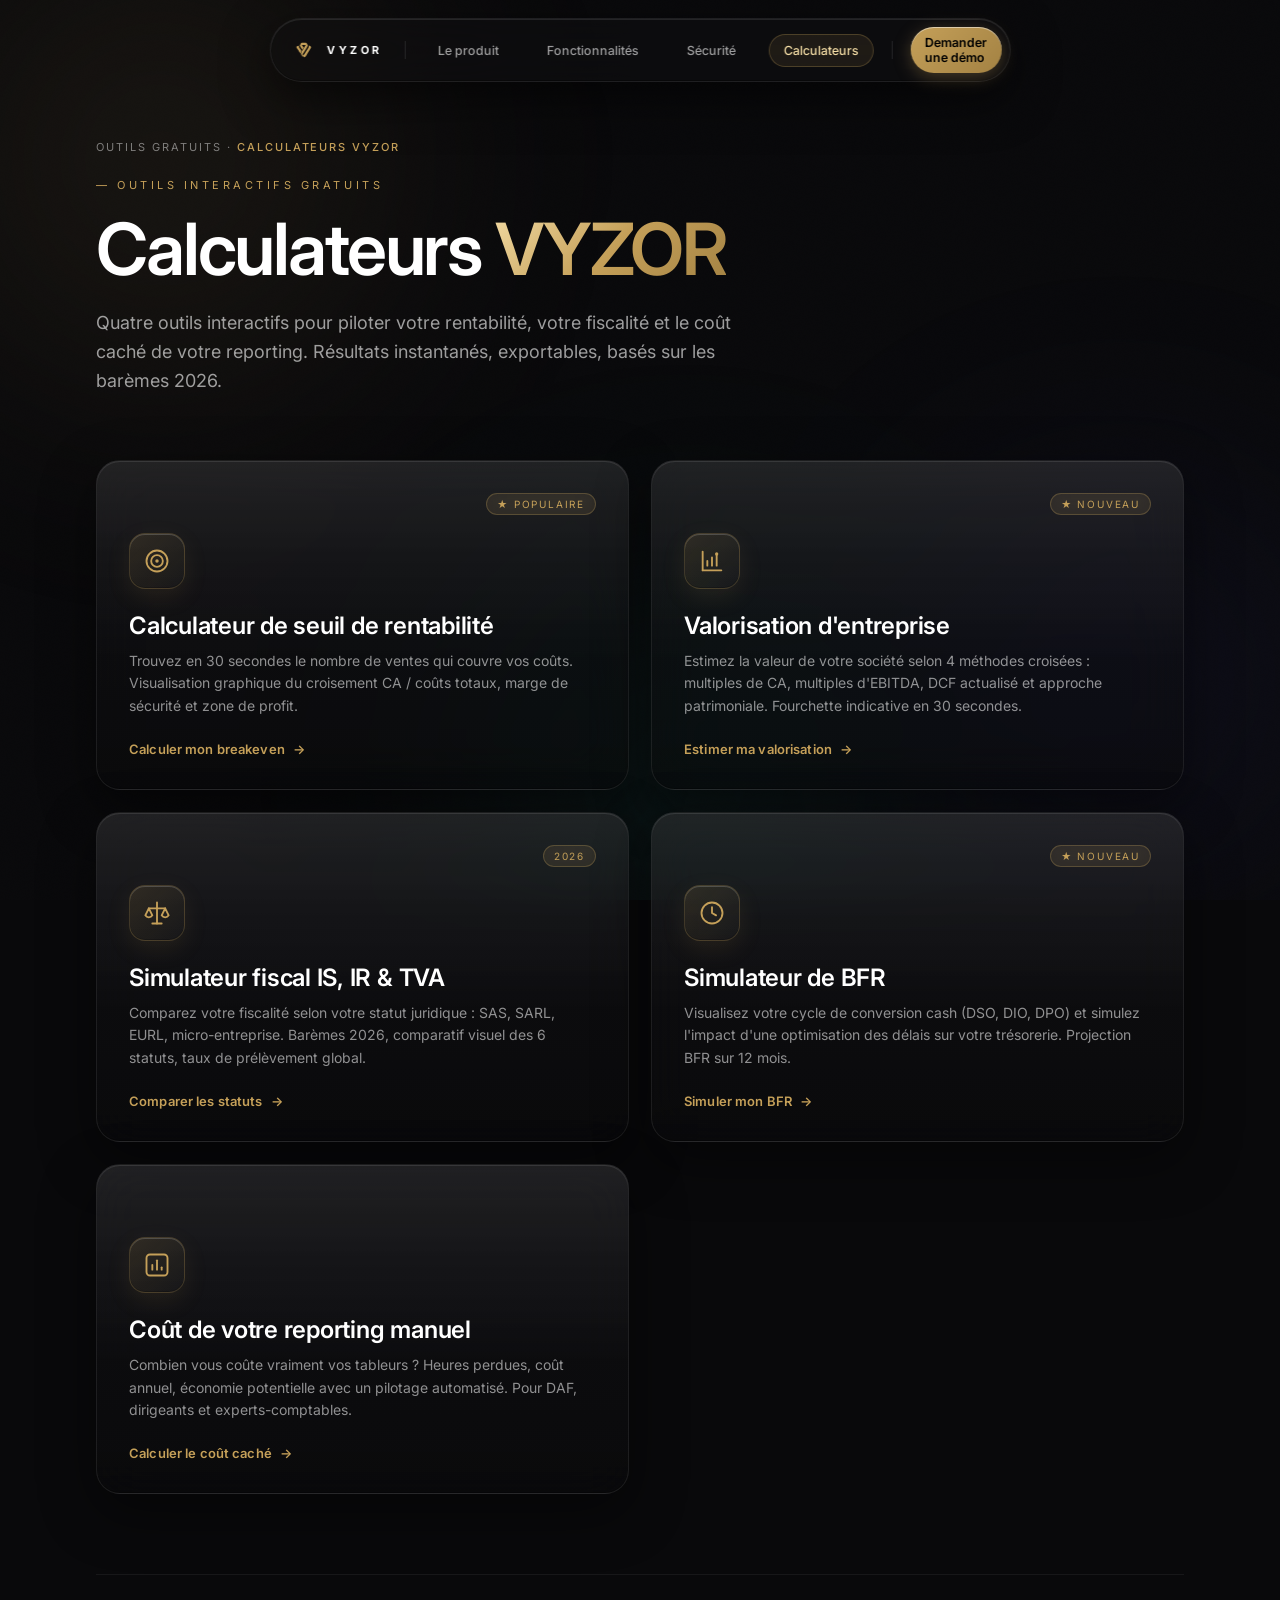
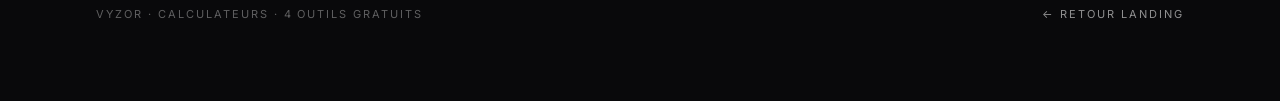
<file: calculateurs.html>
<!doctype html>
<html lang="fr">
<head>
  <meta charset="utf-8" />
  <title>VYZOR — Calculateurs</title>
  <meta name="description" content="Calculateurs financiers gratuits VYZOR : BFR, seuil de rentabilité, valorisation d'entreprise, simulateur fiscal et ROI reporting." />
  <meta name="viewport" content="width=device-width, initial-scale=1" />
  <!-- Favicons + Open Graph (Vyzor ribbon) -->
  <link rel="icon" type="image/png" sizes="32x32" href="favicon-32.png" />
  <link rel="icon" type="image/png" sizes="16x16" href="favicon-16.png" />
  <link rel="icon" type="image/png" sizes="48x48" href="favicon-48.png" />
  <link rel="icon" type="image/png" sizes="96x96" href="favicon-96.png" />
  <link rel="apple-touch-icon" sizes="180x180" href="apple-touch-icon.png" />
  <link rel="icon" type="image/svg+xml" href="vyzor-mark.svg" />
  <meta name="theme-color" content="#0f1530" />
  <meta property="og:image" content="https://vyzor.fr/og-image.png" />
  <meta property="og:image:width" content="1200" />
  <meta property="og:image:height" content="630" />
  <meta property="og:type" content="website" />
  <meta property="og:site_name" content="VYZOR" />
  <meta name="twitter:card" content="summary_large_image" />
  <meta name="twitter:image" content="https://vyzor.fr/og-image.png" />
  <meta property="og:image:alt" content="VYZOR" />
  <meta property="og:locale" content="fr_FR" />
  <meta property="og:title" content="VYZOR — Calculateurs financiers gratuits" />
  <meta property="og:description" content="Calculateurs financiers gratuits VYZOR : BFR, seuil de rentabilité, valorisation d'entreprise, simulateur fiscal et ROI reporting." />
  <meta property="og:url" content="https://vyzor.fr/calculateurs.html" />
  <meta name="twitter:title" content="VYZOR — Calculateurs financiers gratuits" />
  <meta name="twitter:description" content="Calculateurs financiers gratuits VYZOR : BFR, seuil de rentabilité, valorisation d'entreprise, simulateur fiscal et ROI reporting." />
  <link rel="canonical" href="https://vyzor.fr/calculateurs.html" />

  <link rel="preconnect" href="https://fonts.googleapis.com" />
  <link rel="preconnect" href="https://fonts.gstatic.com" crossorigin />
  <link href="https://fonts.googleapis.com/css2?family=Inter:wght@400;500;600;700;800;900&family=JetBrains+Mono:wght@400;500&display=swap" rel="stylesheet" />
  <link rel="stylesheet" href="responsive.css" />
  <style>
    /* ── Vyzor Design Tokens ── */
    :root {
      --font-sans: 'Inter', system-ui, sans-serif;
      /* Numbers & metrics use Inter Bold (700) — kept under font-mono for back-compat */
      --font-mono: 'Inter', system-ui, sans-serif;

      --bg-base: #09090b;
      --bg-surface: #0f0f12;
      --bg-elevated: #18181b;

      --border-subtle: rgba(255, 255, 255, 0.06);
      --border-strong: rgba(255, 255, 255, 0.12);
      --border-solid: #27272a;

      --brand-gold: #C5A059;
      --brand-gold-dark: #a38243;
      --brand-gold-soft: rgba(197, 160, 89, 0.18);

      --text-primary: #ffffff;
      --text-secondary: #e4e4e7;
      --text-muted: #8b8b93;

      --status-success: #10B981;
      --status-error: #f43f5e;
      --status-warning: #C5A059;
    }

    html, body { margin: 0; padding: 0; background: var(--bg-base); }
    body {
      min-height: 100vh;
      font-family: var(--font-sans);
      color: var(--text-secondary);
      background: var(--bg-base);
      overflow-x: hidden;
    }
    * { box-sizing: border-box; }
    a { color: inherit; text-decoration: none; }
    ::selection { background: rgba(197, 160, 89, 0.35); color: #fff; }

    /* ── Liquid Glass ambient lights (very large, very soft) ── */
    .ambient {
      position: fixed; inset: 0; z-index: 0; pointer-events: none; overflow: hidden;
    }
    .ambient::before, .ambient::after {
      content: ""; position: absolute; border-radius: 50%;
      filter: blur(120px); opacity: 0.55;
    }
    .ambient::before {
      width: 720px; height: 720px;
      top: -200px; left: -200px;
      background: radial-gradient(circle, rgba(197, 160, 89, 0.22), transparent 70%);
    }
    .ambient::after {
      width: 640px; height: 640px;
      top: 40%; right: -160px;
      background: radial-gradient(circle, rgba(99, 102, 241, 0.18), transparent 70%);
    }
    .ambient .blob3 {
      position: absolute; bottom: -180px; left: 30%;
      width: 600px; height: 600px; border-radius: 50%;
      background: radial-gradient(circle, rgba(45, 212, 191, 0.10), transparent 70%);
      filter: blur(120px);
    }

    /* Subtle noise/grain layer */
    .grain {
      position: fixed; inset: 0; z-index: 1; pointer-events: none;
      opacity: 0.035; mix-blend-mode: overlay;
      background-image: url("data:image/svg+xml;utf8,<svg xmlns='http://www.w3.org/2000/svg' width='240' height='240'><filter id='n'><feTurbulence type='fractalNoise' baseFrequency='0.9' numOctaves='2'/></filter><rect width='100%25' height='100%25' filter='url(%23n)' opacity='0.7'/></svg>");
    }

    /* ── Floating top nav — Liquid Glass ── */
    .nav {
      position: fixed; top: 18px; left: 50%; transform: translateX(-50%);
      z-index: 60;
      display: flex; align-items: center; gap: 18px;
      padding: 8px 8px 8px 18px;
      border-radius: 999px;
      background: rgba(15,15,18,0.55);
      backdrop-filter: blur(28px) saturate(180%);
      -webkit-backdrop-filter: blur(28px) saturate(180%);
      border: 1px solid rgba(255,255,255,0.08);
      box-shadow:
        0 16px 48px rgba(0,0,0,0.55),
        inset 0 1px 0 rgba(255,255,255,0.10),
        inset 0 -1px 0 rgba(0,0,0,0.3);
    }
    .nav-brand { display: flex; align-items: center; gap: 10px; padding: 0 4px 0 2px; }
    .nav-mark {
      width: 26px; height: 26px; display: block; flex-shrink: 0;
    }
    .nav-name { font-size: 11px; letter-spacing: 0.32em; font-weight: 700; color: #fff; }
    .nav-sep { width: 1px; height: 18px; background: rgba(255,255,255,0.10); }
    .nav-link {
      padding: 8px 14px; font-size: 12.5px; font-weight: 500; color: rgba(255,255,255,0.6);
      border-radius: 999px; border: 1px solid transparent; transition: color 220ms;
      white-space: nowrap;
    }
    .nav-link:hover { color: #fff; }
    .nav-link.active {
      color: #f3dca5;
      background: rgba(197, 160, 89, 0.10);
      border-color: rgba(197, 160, 89, 0.28);
    }
    .nav-cta {
      padding: 8px 14px; font-size: 12.5px; font-weight: 600; color: #000;
      background: linear-gradient(135deg, var(--brand-gold) 0%, var(--brand-gold-dark) 100%);
      border-radius: 999px;
      box-shadow:
        0 4px 18px rgba(197, 160, 89, 0.32),
        inset 0 1px 0 rgba(255,255,255,0.5);
    }

    .shell {
      position: relative; z-index: 2;
      max-width: 1200px; margin: 0 auto; padding: 140px 56px 80px;
    }

    .crumb {
      font-family: var(--font-mono);
      font-size: 11px; letter-spacing: 0.18em;
      color: rgba(255,255,255,0.45);
      text-transform: uppercase;
      margin-bottom: 24px;
    }
    .crumb b { color: var(--brand-gold); font-weight: 500; }

    .eyebrow {
      font-family: var(--font-mono);
      font-size: 11px; letter-spacing: 0.32em;
      color: var(--brand-gold); text-transform: uppercase;
      margin-bottom: 20px;
    }
    h1 {
      font-size: clamp(40px, 6vw, 72px);
      line-height: 1.02; letter-spacing: -0.03em;
      font-weight: 600; margin: 0 0 24px; max-width: 900px;
      color: var(--text-primary);
    }
    h1 em {
      font-style: normal;
      background: linear-gradient(135deg, #f3dca5 0%, var(--brand-gold) 50%, var(--brand-gold-dark) 100%);
      -webkit-background-clip: text; background-clip: text; color: transparent;
    }
    .lede {
      font-size: 18px; line-height: 1.6;
      color: rgba(255,255,255,0.6);
      max-width: 640px; margin: 0 0 64px;
    }

    /* ── Calculator cards — Liquid Glass slabs ── */
    .grid {
      display: grid;
      grid-template-columns: repeat(2, 1fr);
      gap: 22px;
    }
    @media (max-width: 760px) { .grid { grid-template-columns: 1fr; } }

    .card {
      position: relative;
      display: flex;
      flex-direction: column;
      padding: 32px;
      border-radius: 24px;
      border: 1px solid rgba(255,255,255,0.08);
      background:
        linear-gradient(180deg, rgba(255,255,255,0.04) 0%, rgba(255,255,255,0.01) 30%, rgba(0,0,0,0.20) 100%),
        rgba(15, 15, 18, 0.55);
      backdrop-filter: blur(24px) saturate(170%);
      -webkit-backdrop-filter: blur(24px) saturate(170%);
      box-shadow:
        0 18px 56px rgba(0,0,0,0.45),
        inset 0 1px 0 rgba(255,255,255,0.10),
        inset 0 -1px 0 rgba(0,0,0,0.3);
      transition:
        transform 360ms cubic-bezier(0.22,1,0.36,1),
        border-color 280ms,
        box-shadow 360ms;
      min-height: 280px;
      overflow: hidden;
    }
    /* specular top highlight (Apple-style sheen) */
    .card::before {
      content: "";
      position: absolute;
      inset: 0 0 auto 0;
      height: 60%;
      background: linear-gradient(180deg, rgba(255,255,255,0.10) 0%, transparent 100%);
      opacity: 0.5;
      pointer-events: none;
      mix-blend-mode: screen;
    }
    /* gold cursor follow glow */
    .card::after {
      content: "";
      position: absolute; inset: 0;
      background: radial-gradient(
        320px circle at var(--mx, 50%) var(--my, 0%),
        rgba(197, 160, 89, 0.18),
        transparent 60%
      );
      opacity: 0;
      transition: opacity 360ms;
      pointer-events: none;
    }
    .card:hover {
      transform: translateY(-4px);
      border-color: rgba(197, 160, 89, 0.32);
      box-shadow:
        0 28px 72px rgba(0,0,0,0.55),
        0 0 0 1px rgba(197, 160, 89, 0.18),
        inset 0 1px 0 rgba(255,255,255,0.14),
        inset 0 -1px 0 rgba(0,0,0,0.3);
    }
    .card:hover::after { opacity: 1; }

    .card-head {
      display: flex; justify-content: flex-end; align-items: center;
      min-height: 22px;
      margin-bottom: 18px;
      position: relative; z-index: 1;
    }
    .card-head:empty { display: none; margin: 0; }
    .card-num {
      font-family: var(--font-mono);
      font-size: 10px; letter-spacing: 0.28em;
      color: rgba(255,255,255,0.4);
      text-transform: uppercase;
    }
    .card-tag {
      font-family: var(--font-mono);
      font-size: 10px; letter-spacing: 0.18em;
      text-transform: uppercase;
      padding: 4px 10px; border-radius: 999px;
      border: 1px solid rgba(197, 160, 89, 0.28);
      background: rgba(197, 160, 89, 0.10);
      color: var(--brand-gold);
      backdrop-filter: blur(8px);
    }
    .card-icon-wrap {
      position: relative; z-index: 1;
      width: 56px; height: 56px;
      border-radius: 16px;
      display: flex; align-items: center; justify-content: center;
      margin-bottom: 22px;
      color: var(--brand-gold);
      background:
        linear-gradient(135deg, rgba(197,160,89,0.14) 0%, rgba(255,255,255,0.02) 100%);
      border: 1px solid rgba(197,160,89,0.22);
      box-shadow:
        inset 0 1px 0 rgba(255,255,255,0.18),
        inset 0 -1px 0 rgba(0,0,0,0.2),
        0 8px 24px rgba(197,160,89,0.10);
      transition: transform 360ms cubic-bezier(0.22,1,0.36,1), border-color 280ms;
    }
    .card:hover .card-icon-wrap {
      transform: translateY(-2px) rotate(-2deg);
      border-color: rgba(197,160,89,0.45);
    }
    .card-icon-wrap svg {
      width: 28px; height: 28px;
      stroke: var(--brand-gold);
      stroke-width: 1.6;
      fill: none;
      stroke-linecap: round;
      stroke-linejoin: round;
    }
    .card-title {
      font-size: 24px; font-weight: 600; letter-spacing: -0.01em;
      color: #fff; margin: 0 0 10px;
      position: relative; z-index: 1;
    }
    .card-desc {
      font-size: 14px; line-height: 1.6;
      color: rgba(255,255,255,0.55);
      margin: 0 0 24px;
      flex: 1;
      position: relative; z-index: 1;
    }
    .card-cta {
      display: inline-flex; align-items: center; gap: 8px;
      font-size: 13px; font-weight: 600; letter-spacing: 0.01em;
      color: var(--brand-gold);
      transition: gap 220ms;
      position: relative; z-index: 1;
    }
    .card:hover .card-cta { gap: 12px; }
    .card-cta::after {
      content: "→";
      transition: transform 220ms;
    }
    .card:hover .card-cta::after { transform: translateX(2px); }

    .footer {
      margin-top: 80px; padding-top: 32px;
      border-top: 1px solid var(--border-subtle);
      display: flex; justify-content: space-between; flex-wrap: wrap; gap: 16px;
      font-family: var(--font-mono);
      font-size: 11px; letter-spacing: 0.18em;
      text-transform: uppercase;
      color: rgba(255,255,255,0.35);
    }
    .footer a { color: rgba(255,255,255,0.55); }
    .footer a:hover { color: var(--brand-gold); }
  </style>
  <script type="application/ld+json">{"@context":"https://schema.org","@type":"BreadcrumbList","itemListElement":[{"@type":"ListItem","position":1,"name":"Accueil","item":"https://vyzor.fr/"},{"@type":"ListItem","position":2,"name":"Calculateurs","item":"https://vyzor.fr/calculateurs.html"}]}</script>
  <!-- SEO complémentaire -->
  <meta name="robots" content="index, follow, max-snippet:-1, max-image-preview:large, max-video-preview:-1" />
  <meta name="googlebot" content="index, follow" />
  <link rel="alternate" hreflang="fr-FR" href="https://vyzor.fr/calculateurs.html" />
  <link rel="alternate" hreflang="x-default" href="https://vyzor.fr/calculateurs.html" />
  <link rel="manifest" href="/site.webmanifest" />
</head>
<body>

  <div class="ambient"><div class="blob3"></div></div>
  <div class="grain"></div>

  <!-- ── Top nav ── -->
  <nav class="nav calc-nav-pill">
    <a class="nav-brand" href="index.html">
      <svg class="nav-mark" viewBox="0 0 1024 1024" aria-label="Vyzor">
        <g transform="translate(0,1024) scale(0.1,-0.1)" fill="var(--brand-gold)" stroke="none">
          <path d="M4630 7940 c-497 -24 -562 -60 -753 -410 -286 -527 -307 -590 -263 -770 49 -194 90 -265 613 -1035 75 -110 176 -260 225 -332 49 -73 93 -133 98 -133 11 0 30 28 304 458 l206 323 -92 132 c-51 73 -114 164 -140 202 -27 39 -82 117 -123 175 -350 499 -347 493 -279 512 261 74 829 88 1258 33 248 -33 248 -32 173 -153 -56 -91 -384 -596 -416 -642 -10 -14 -52 -79 -93 -145 -41 -66 -131 -205 -200 -310 -402 -613 -872 -1358 -957 -1515 -199 -370 -211 -748 -34 -1092 67 -133 374 -596 466 -705 71 -83 150 -149 167 -138 6 4 -4 23 -24 47 -144 168 -202 494 -134 753 73 278 70 272 716 1295 89 140 179 284 202 320 22 36 76 121 120 190 44 69 121 190 171 270 50 80 141 226 204 325 714 1130 738 1211 502 1657 -30 57 -78 147 -106 200 -228 433 -271 459 -806 488 -203 11 -771 11 -1005 0z"/>
          <path d="M3130 6838 c-135 -44 -328 -107 -429 -140 -102 -33 -211 -73 -243 -89 -205 -104 -264 -350 -140 -590 22 -41 203 -322 404 -625 201 -302 418 -630 483 -729 65 -99 168 -256 230 -350 61 -93 153 -233 202 -310 144 -222 204 -306 212 -301 4 3 11 56 14 118 12 241 117 534 282 789 24 38 54 87 64 108 l20 39 -196 293 c-108 162 -208 312 -222 334 -14 22 -92 139 -172 260 -363 549 -376 570 -420 694 -68 193 -35 346 106 488 116 117 127 116 -195 11z"/>
          <path d="M6855 6910 c-3 -5 14 -22 37 -38 111 -76 188 -197 208 -326 29 -185 -56 -383 -385 -891 -68 -105 -652 -1041 -686 -1099 -19 -33 -59 -96 -87 -139 -29 -43 -52 -80 -52 -82 0 -6 -353 -571 -467 -748 -40 -62 -82 -130 -94 -152 -12 -22 -58 -76 -103 -121 -118 -117 -232 -150 -362 -105 -64 23 -57 32 -80 -108 -21 -129 -15 -233 21 -354 163 -560 700 -615 1090 -112 56 72 250 379 414 655 35 58 73 121 86 140 26 40 275 444 409 665 51 83 113 183 139 223 26 40 47 74 47 76 0 4 145 242 260 426 86 139 237 384 348 565 57 94 127 208 156 255 214 345 244 404 267 520 43 217 -77 414 -291 478 -83 25 -472 149 -663 212 -114 37 -209 64 -212 60z"/>
        </g>
      </svg>
      <div class="nav-name">VYZOR</div>
    </a>
    <span class="nav-sep calc-nav-links"></span>
    <a class="nav-link calc-nav-links" href="index.html#produit">Le produit</a>
    <a class="nav-link calc-nav-links" href="fonctionnalites.html">Fonctionnalités</a>
    <a class="nav-link calc-nav-links" href="securite.html">Sécurité</a>
    <a class="nav-link active calc-nav-links" href="calculateurs.html">Calculateurs</a>
    <span class="nav-sep calc-nav-links"></span>
    <a class="nav-cta" href="index.html?contact=1#beta" data-contact>Demander une démo</a>
  </nav>

  <div class="shell calc-shell">
    <div class="crumb">Outils gratuits · <b>Calculateurs VYZOR</b></div>

    <div class="eyebrow">— Outils interactifs gratuits</div>
    <h1>Calculateurs <em>VYZOR</em></h1>
    <p class="lede">
      Quatre outils interactifs pour piloter votre rentabilité, votre fiscalité et le coût caché
      de votre reporting. Résultats instantanés, exportables, basés sur les barèmes 2026.
    </p>

    <div class="grid" id="grid">

      <a class="card" href="calculateurs/breakeven.html">
        <div class="card-head">
          <span class="card-tag">★ Populaire</span>
        </div>
        <div class="card-icon-wrap">
          <svg viewBox="0 0 24 24" aria-hidden="true">
            <circle cx="12" cy="12" r="9"/>
            <circle cx="12" cy="12" r="5"/>
            <circle cx="12" cy="12" r="1.5" fill="currentColor" stroke="none"/>
          </svg>
        </div>
        <h3 class="card-title">Calculateur de seuil de rentabilité</h3>
        <p class="card-desc">
          Trouvez en 30 secondes le nombre de ventes qui couvre vos coûts. Visualisation graphique
          du croisement CA / coûts totaux, marge de sécurité et zone de profit.
        </p>
        <span class="card-cta">Calculer mon breakeven</span>
      </a>

      <a class="card" href="calculateurs/valorisation.html">
        <div class="card-head">
          <span class="card-tag">★ Nouveau</span>
        </div>
        <div class="card-icon-wrap">
          <svg viewBox="0 0 24 24" aria-hidden="true">
            <path d="M4 20 L4 4"/>
            <path d="M4 20 L20 20"/>
            <path d="M8 16 L8 12"/>
            <path d="M12 16 L12 9"/>
            <path d="M16 16 L16 6"/>
            <circle cx="16" cy="6" r="1.4" fill="currentColor" stroke="none"/>
          </svg>
        </div>
        <h3 class="card-title">Valorisation d'entreprise</h3>
        <p class="card-desc">
          Estimez la valeur de votre société selon 4 méthodes croisées : multiples de CA,
          multiples d'EBITDA, DCF actualisé et approche patrimoniale. Fourchette indicative en 30 secondes.
        </p>
        <span class="card-cta">Estimer ma valorisation</span>
      </a>

      <a class="card" href="calculateurs/fiscal.html">
        <div class="card-head">
          <span class="card-tag">2026</span>
        </div>
        <div class="card-icon-wrap">
          <svg viewBox="0 0 24 24" aria-hidden="true">
            <path d="M12 3 L12 21"/>
            <path d="M5 8 L19 8"/>
            <path d="M5 8 L2 14 A3.5 3.5 0 0 0 8 14 Z"/>
            <path d="M19 8 L16 14 A3.5 3.5 0 0 0 22 14 Z"/>
            <path d="M8 21 L16 21"/>
          </svg>
        </div>
        <h3 class="card-title">Simulateur fiscal IS, IR & TVA</h3>
        <p class="card-desc">
          Comparez votre fiscalité selon votre statut juridique : SAS, SARL, EURL, micro-entreprise.
          Barèmes 2026, comparatif visuel des 6 statuts, taux de prélèvement global.
        </p>
        <span class="card-cta">Comparer les statuts</span>
      </a>

      <a class="card" href="calculateurs/bfr.html">
        <div class="card-head">
          <span class="card-tag">★ Nouveau</span>
        </div>
        <div class="card-icon-wrap">
          <svg viewBox="0 0 24 24" aria-hidden="true">
            <circle cx="12" cy="12" r="9"/>
            <path d="M12 7 L12 12 L15.5 14"/>
          </svg>
        </div>
        <h3 class="card-title">Simulateur de BFR</h3>
        <p class="card-desc">
          Visualisez votre cycle de conversion cash (DSO, DIO, DPO) et simulez l'impact
          d'une optimisation des délais sur votre trésorerie. Projection BFR sur 12 mois.
        </p>
        <span class="card-cta">Simuler mon BFR</span>
      </a>

      <a class="card" href="calculateurs/reporting.html">
        <div class="card-head">
        </div>
        <div class="card-icon-wrap">
          <svg viewBox="0 0 24 24" aria-hidden="true">
            <rect x="3" y="3" width="18" height="18" rx="3"/>
            <path d="M8 16 L8 12"/>
            <path d="M12 16 L12 8"/>
            <path d="M16 16 L16 14"/>
          </svg>
        </div>
        <h3 class="card-title">Coût de votre reporting manuel</h3>
        <p class="card-desc">
          Combien vous coûte vraiment vos tableurs ? Heures perdues, coût annuel, économie potentielle
          avec un pilotage automatisé. Pour DAF, dirigeants et experts-comptables.
        </p>
        <span class="card-cta">Calculer le coût caché</span>
      </a>

    </div>

    <div class="footer">
      <div>VYZOR · Calculateurs · 4 outils gratuits</div>
      <a href="index.html">← Retour landing</a>
    </div>
  </div>

  <script>
    // Cursor-tracking gold glow on cards
    document.querySelectorAll('.card').forEach((c) => {
      c.addEventListener('pointermove', (e) => {
        const r = c.getBoundingClientRect();
        c.style.setProperty('--mx', ((e.clientX - r.left) / r.width * 100) + '%');
        c.style.setProperty('--my', ((e.clientY - r.top) / r.height * 100) + '%');
      });
    });
  </script>
</body>
</html>
</file>
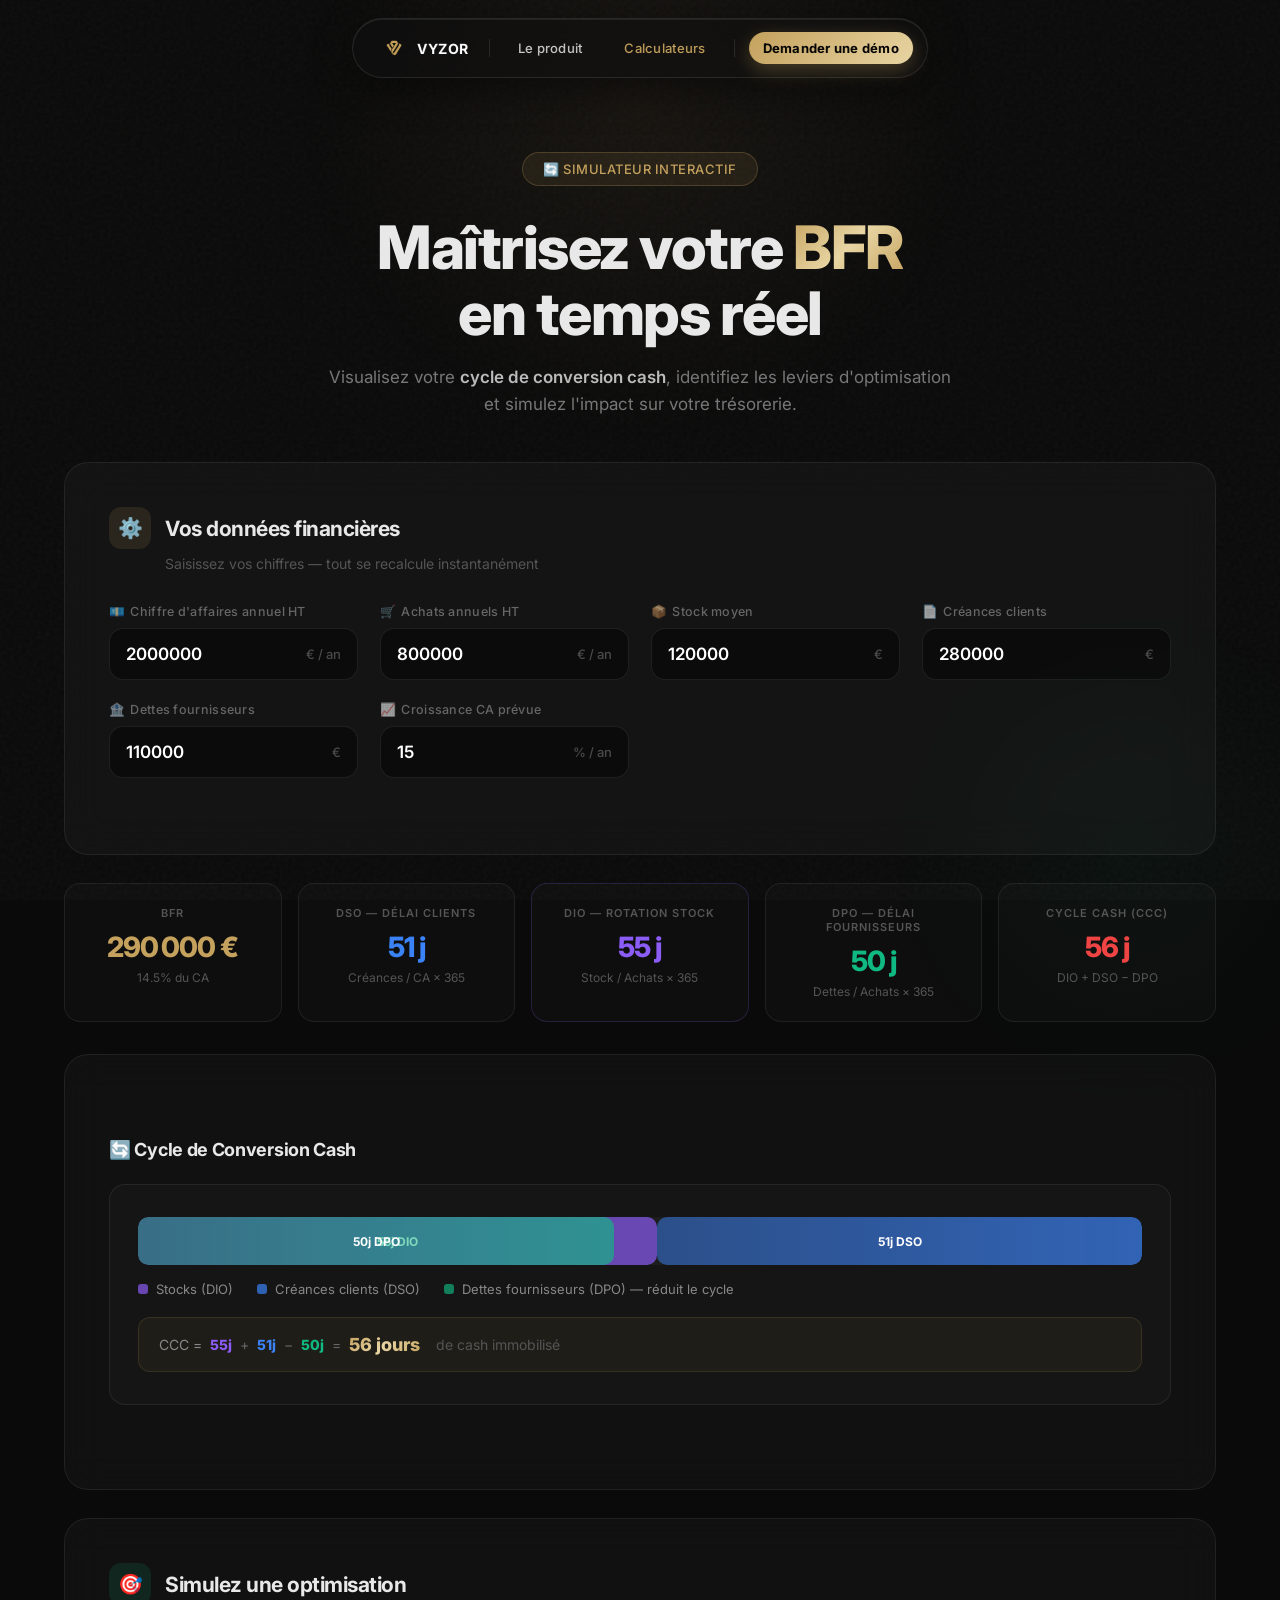
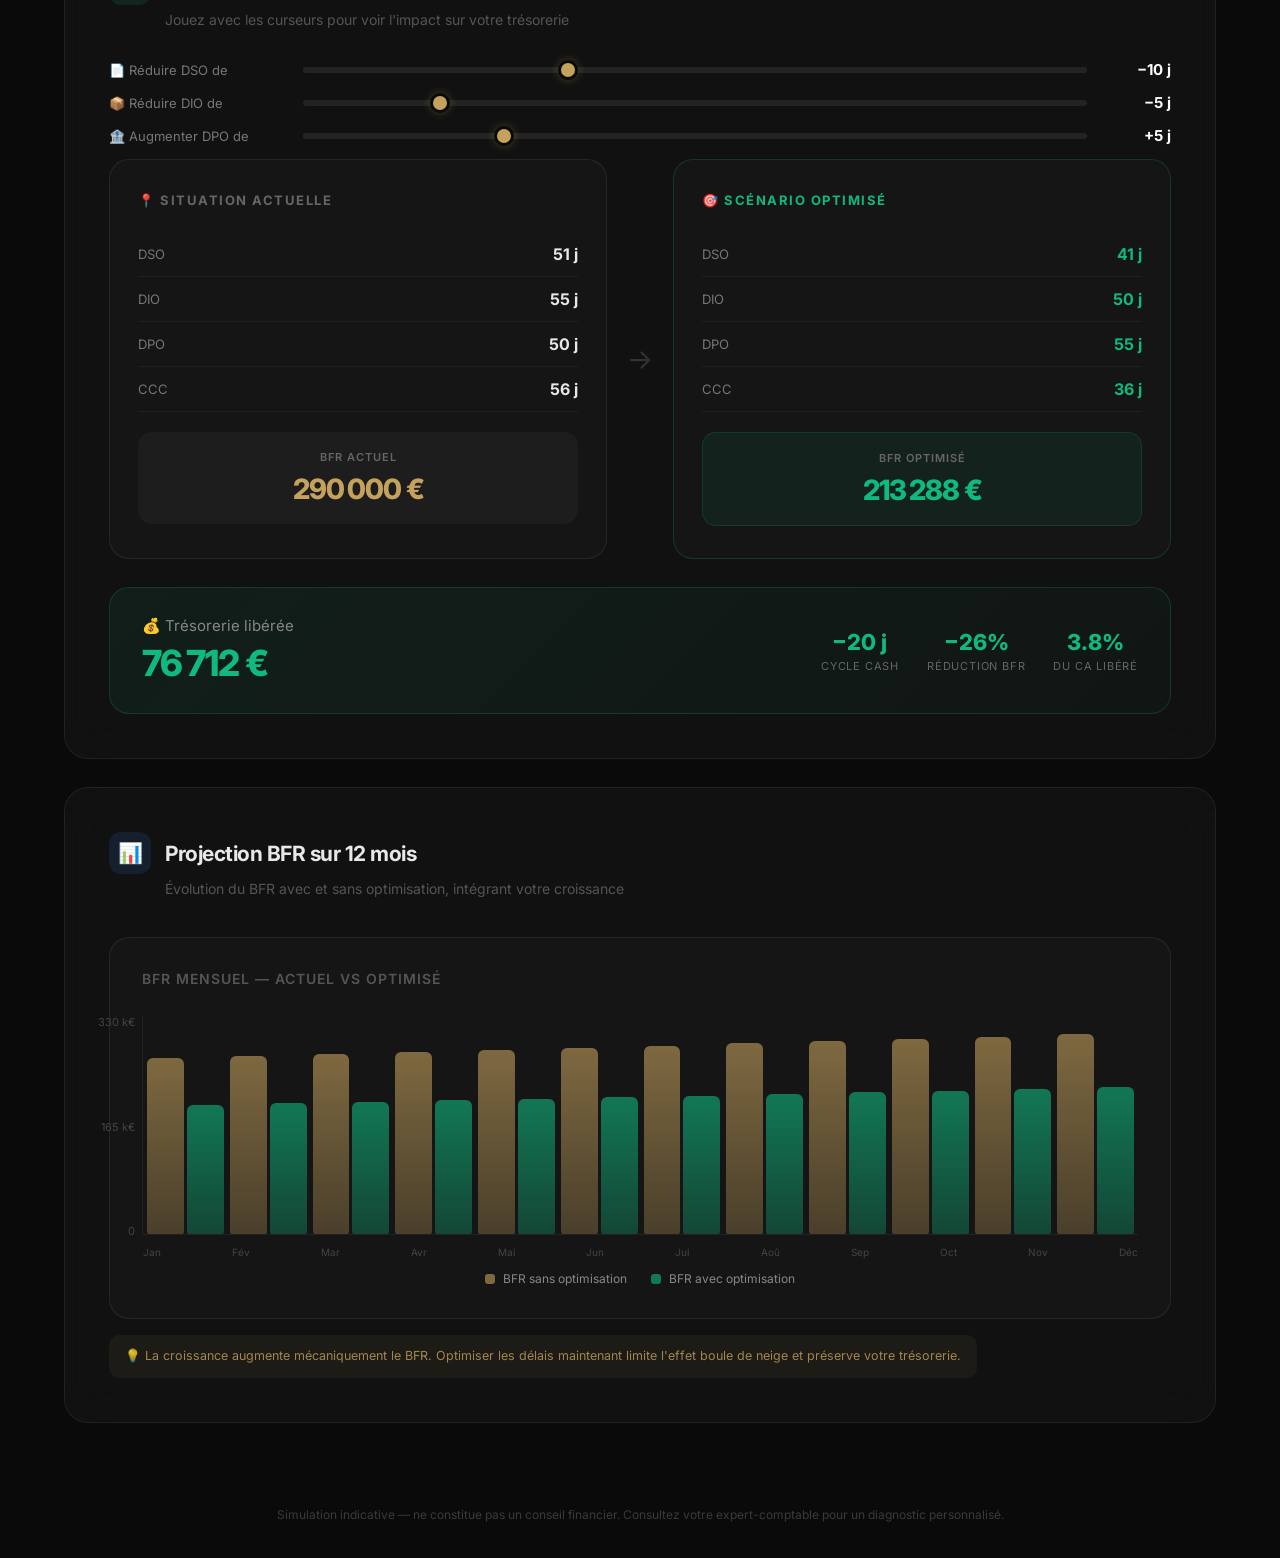
<file: calculateurs/bfr.html>
<!DOCTYPE html>
<html lang="fr">
<head>
<meta charset="UTF-8">
<meta name="viewport" content="width=device-width, initial-scale=1.0">
  <!-- Favicons + Open Graph (Vyzor ribbon) -->
  <link rel="icon" type="image/png" sizes="32x32" href="../favicon-32.png" />
  <link rel="icon" type="image/png" sizes="16x16" href="../favicon-16.png" />
  <link rel="icon" type="image/png" sizes="48x48" href="../favicon-48.png" />
  <link rel="icon" type="image/png" sizes="96x96" href="../favicon-96.png" />
  <link rel="apple-touch-icon" sizes="180x180" href="../apple-touch-icon.png" />
  <link rel="icon" type="image/svg+xml" href="../vyzor-mark.svg" />
  <meta name="theme-color" content="#0f1530" />
  <meta property="og:image" content="https://vyzor.fr/og-image.png" />
  <meta property="og:image:width" content="1200" />
  <meta property="og:image:height" content="630" />
  <meta property="og:type" content="website" />
  <meta property="og:site_name" content="VYZOR" />
  <meta name="twitter:card" content="summary_large_image" />
  <meta name="twitter:image" content="https://vyzor.fr/og-image.png" />
  <meta property="og:image:alt" content="VYZOR" />
  <meta property="og:locale" content="fr_FR" />
  <meta property="og:title" content="Calculateur BFR gratuit — VYZOR" />
  <meta property="og:description" content="Calculez gratuitement votre Besoin en Fonds de Roulement (BFR) en ligne. Simulateur professionnel : DSO, DPO, stocks, trésorerie nette." />
  <meta property="og:url" content="https://vyzor.fr/calculateurs/bfr.html" />
  <meta name="twitter:title" content="Calculateur BFR gratuit — VYZOR" />
  <meta name="twitter:description" content="Calculez gratuitement votre Besoin en Fonds de Roulement (BFR) en ligne. Simulateur professionnel : DSO, DPO, stocks, trésorerie nette." />
  <link rel="canonical" href="https://vyzor.fr/calculateurs/bfr.html" />
  <link rel="alternate" hreflang="fr-FR" href="https://vyzor.fr/calculateurs/bfr.html" />
  <link rel="alternate" hreflang="x-default" href="https://vyzor.fr/calculateurs/bfr.html" />

<title>Calculateur BFR gratuit | Simulateur Besoin en Fonds de Roulement — VYZOR</title>
<meta name="description" content="Calculez gratuitement votre Besoin en Fonds de Roulement (BFR) en ligne. Simulateur professionnel : DSO, DPO, délais clients, délais fournisseurs, rotation des stocks et trésorerie nette. Outil pour dirigeants, DAF et TPE-PME." />
<meta name="keywords" content="calculateur BFR, calcul besoin en fonds de roulement, simulateur BFR gratuit, BFR formule, calcul BFR entreprise, besoin fonds de roulement, DSO délai client, DPO délai fournisseur, rotation des stocks, BFR en jours de chiffre d'affaires, trésorerie nette, optimisation BFR, BFR négatif, fonds de roulement, gestion du BFR, BFR TPE PME" />
<meta name="author" content="VYZOR" />
<meta name="robots" content="index, follow, max-snippet:-1, max-image-preview:large, max-video-preview:-1" />
<meta name="googlebot" content="index, follow" />
<meta name="language" content="French" />
<meta name="geo.region" content="FR" />
<meta name="geo.placename" content="France" />
<style>
  @import url('https://fonts.googleapis.com/css2?family=Inter:wght@300;400;500;600;700;800;900&display=swap');

  * { margin: 0; padding: 0; box-sizing: border-box; }

  :root {
    --gold: #c4a15d;
    --gold-light: #e8d5a3;
    --emerald: #10b981;
    --red: #ef4444;
    --blue: #3b82f6;
    --purple: #8b5cf6;
    --orange: #f59e0b;
    --bg: #0a0a0a;
    --card: rgba(255,255,255,0.03);
    --border: rgba(255,255,255,0.07);
    --border-hover: rgba(196,161,93,0.35);
  }

  body {
    font-family: 'Inter', -apple-system, sans-serif;
    background: var(--bg);
    color: #e8e8e8;
    min-height: 100vh;
    overflow-x: hidden;
  }

  body::before {
    content: '';
    position: fixed; inset: 0;
    background: url("data:image/svg+xml,%3Csvg viewBox='0 0 256 256' xmlns='http://www.w3.org/2000/svg'%3E%3Cfilter id='n'%3E%3CfeTurbulence type='fractalNoise' baseFrequency='0.9' numOctaves='4' stitchTiles='stitch'/%3E%3C/filter%3E%3Crect width='100%25' height='100%25' filter='url(%23n)' opacity='0.04'/%3E%3C/svg%3E");
    pointer-events: none; z-index: 0;
  }

  .glow {
    position: fixed; width: 700px; height: 700px; border-radius: 50%;
    background: radial-gradient(circle, rgba(196,161,93,0.07) 0%, transparent 70%);
    top: -250px; left: 50%; transform: translateX(-50%);
    pointer-events: none; z-index: 0;
  }
  .glow-2 {
    position: fixed; width: 500px; height: 500px; border-radius: 50%;
    background: radial-gradient(circle, rgba(16,185,129,0.04) 0%, transparent 70%);
    bottom: -200px; right: -100px;
    pointer-events: none; z-index: 0;
  }

  .container { position: relative; z-index: 1; max-width: 1200px; margin: 0 auto; padding: 0 24px; }

  /* --- Top nav --- */
  .topnav {
    position: fixed; top: 18px; left: 50%; transform: translateX(-50%);
    z-index: 60; display: flex; align-items: center; gap: 14px;
    padding: 8px 14px;
    background: rgba(15,15,18,0.55);
    backdrop-filter: blur(28px) saturate(180%);
    -webkit-backdrop-filter: blur(28px) saturate(180%);
    border: 1px solid rgba(255,255,255,0.10);
    border-radius: 999px;
    box-shadow: 0 12px 40px rgba(0,0,0,0.45), inset 0 1px 0 rgba(255,255,255,0.08);
  }
  .topnav a {
    color: rgba(255,255,255,0.78); text-decoration: none;
    font-size: 13px; font-weight: 500; letter-spacing: 0.02em;
    padding: 8px 14px; border-radius: 999px;
    transition: all 220ms cubic-bezier(0.22,1,0.36,1);
  }
  .topnav a:hover { color: #fff; background: rgba(255,255,255,0.06); }
  .topnav a.brand {
    display: flex; align-items: center; gap: 10px; padding-right: 6px;
  }
  .topnav a.brand:hover { background: transparent; }
  .topnav a.brand .mark {
    width: 26px; height: 26px;
    display: flex; align-items: center; justify-content: center;
    flex-shrink: 0;
  }
  .topnav a.brand .mark svg { display: block; width: 26px; height: 26px; }
  .topnav a.brand .name {
    font-weight: 700; font-size: 14px; color: #fff; letter-spacing: 0.04em;
  }
  .topnav .sep {
    width: 1px; height: 18px; background: rgba(255,255,255,0.10);
  }
  .topnav a.active { color: var(--gold); }
  .topnav a.cta {
    background: linear-gradient(135deg, var(--gold) 0%, var(--gold-light) 100%);
    color: #000; font-weight: 700;
    box-shadow: 0 6px 20px rgba(196,161,93,0.32);
  }
  .topnav a.cta:hover {
    background: linear-gradient(135deg, var(--gold-light) 0%, var(--gold) 100%);
    color: #000;
  }
  @media (max-width: 640px) {
    .topnav a.nav-link { display: none; }
    .topnav .sep { display: none; }
  }

  /* --- Hero --- */
  .hero { text-align: center; padding: 72px 0 44px; }
  .badge {
    display: inline-flex; align-items: center; gap: 8px;
    background: rgba(196,161,93,0.1); border: 1px solid rgba(196,161,93,0.25);
    border-radius: 100px; padding: 8px 20px; font-size: 13px;
    font-weight: 500; color: var(--gold); margin-bottom: 28px; letter-spacing: 0.5px;
  }
  .hero h1 {
    font-size: clamp(34px, 5vw, 60px); font-weight: 800;
    line-height: 1.1; margin-bottom: 18px; letter-spacing: -1.5px;
  }
  .gold { background: linear-gradient(135deg, var(--gold), var(--gold-light), var(--gold));
    -webkit-background-clip: text; -webkit-text-fill-color: transparent; background-clip: text; }
  .hero p { font-size: 17px; color: #777; max-width: 640px; margin: 0 auto; line-height: 1.6; }
  .hero p strong { color: #bbb; font-weight: 600; }

  /* --- Cards --- */
  .card {
    background: var(--card); border: 1px solid var(--border);
    border-radius: 24px; padding: 44px; margin-bottom: 28px;
    backdrop-filter: blur(20px);
  }
  .card-header { display: flex; align-items: center; gap: 14px; margin-bottom: 6px; }
  .card-header .icon {
    width: 42px; height: 42px; border-radius: 12px;
    background: rgba(196,161,93,0.12); display: flex;
    align-items: center; justify-content: center; font-size: 20px;
  }
  .card-header h2 { font-size: 21px; font-weight: 700; letter-spacing: -0.5px; }
  .card-desc { color: #555; font-size: 14px; margin-bottom: 32px; padding-left: 56px; }

  /* --- Form --- */
  .form-grid {
    display: grid; grid-template-columns: repeat(auto-fit, minmax(230px, 1fr));
    gap: 22px; margin-bottom: 32px;
  }
  .field label {
    display: block; font-size: 12.5px; font-weight: 500;
    color: #666; margin-bottom: 9px; letter-spacing: 0.3px;
  }
  .label-icon { margin-right: 5px; opacity: 0.6; }
  .input-wrap {
    display: flex; align-items: center;
    background: rgba(0,0,0,0.4); border: 1px solid rgba(255,255,255,0.08);
    border-radius: 14px; overflow: hidden; transition: border-color 0.3s;
  }
  .input-wrap:focus-within { border-color: rgba(196,161,93,0.4); }
  .input-wrap input {
    flex: 1; background: transparent; border: none;
    padding: 15px 16px; font-size: 17px; font-weight: 600;
    color: #fff; font-family: inherit; outline: none; min-width: 0;
  }
  .input-wrap input::placeholder { color: #3a3a3a; }
  .suffix { padding: 0 16px 0 0; font-size: 13px; color: #4a4a4a; white-space: nowrap; font-weight: 500; }

  /* --- KPI Row --- */
  .kpi-row {
    display: grid; grid-template-columns: repeat(auto-fit, minmax(180px, 1fr));
    gap: 16px; margin-bottom: 32px;
  }
  .kpi {
    background: rgba(255,255,255,0.02); border: 1px solid var(--border);
    border-radius: 16px; padding: 22px; text-align: center;
    transition: all 0.3s;
  }
  .kpi:hover { border-color: rgba(255,255,255,0.12); }
  .kpi .kpi-label {
    font-size: 11px; font-weight: 600; color: #555;
    text-transform: uppercase; letter-spacing: 1px; margin-bottom: 10px;
  }
  .kpi .kpi-value { font-size: 28px; font-weight: 800; letter-spacing: -1px; }
  .kpi .kpi-sub { font-size: 12px; color: #555; margin-top: 6px; }
  .kpi.gold-kpi .kpi-value { color: var(--gold); }
  .kpi.green-kpi .kpi-value { color: var(--emerald); }
  .kpi.red-kpi .kpi-value { color: var(--red); }
  .kpi.blue-kpi .kpi-value { color: var(--blue); }

  /* --- Cycle visual --- */
  .cycle-section { margin: 40px 0; }
  .cycle-section h3 { font-size: 18px; font-weight: 700; margin-bottom: 24px; letter-spacing: -0.3px; }

  .cycle-track {
    position: relative;
    background: rgba(255,255,255,0.02); border: 1px solid var(--border);
    border-radius: 16px; padding: 32px 28px; overflow: hidden;
  }
  .cycle-bar-bg {
    height: 48px; background: rgba(255,255,255,0.03);
    border-radius: 10px; position: relative; overflow: hidden;
    margin-bottom: 16px;
  }
  .cycle-seg {
    position: absolute; top: 0; height: 100%; display: flex;
    align-items: center; justify-content: center;
    font-size: 12px; font-weight: 700; color: #fff;
    transition: all 0.8s cubic-bezier(0.22,1,0.36,1);
    border-radius: 10px;
  }
  .cycle-seg.dio { background: linear-gradient(90deg, rgba(139,92,246,0.5), rgba(139,92,246,0.7)); left: 0; }
  .cycle-seg.dso { background: linear-gradient(90deg, rgba(59,130,246,0.5), rgba(59,130,246,0.7)); }
  .cycle-seg.dpo { background: linear-gradient(90deg, rgba(16,185,129,0.4), rgba(16,185,129,0.65)); }

  .cycle-legend {
    display: flex; gap: 24px; flex-wrap: wrap;
  }
  .legend-item { display: flex; align-items: center; gap: 8px; font-size: 13px; color: #888; }
  .legend-dot { width: 10px; height: 10px; border-radius: 3px; }
  .legend-dot.purple { background: rgba(139,92,246,0.7); }
  .legend-dot.blue { background: rgba(59,130,246,0.7); }
  .legend-dot.green { background: rgba(16,185,129,0.65); }

  .cycle-formula {
    margin-top: 20px; padding: 16px 20px;
    background: rgba(196,161,93,0.06); border: 1px solid rgba(196,161,93,0.15);
    border-radius: 12px; font-size: 14px; color: #aaa;
    display: flex; align-items: center; gap: 8px; flex-wrap: wrap;
  }
  .cycle-formula .op { color: #666; font-weight: 400; }
  .cycle-formula .val { font-weight: 800; }
  .cycle-formula .val.purple { color: var(--purple); }
  .cycle-formula .val.blue { color: var(--blue); }
  .cycle-formula .val.green { color: var(--emerald); }
  .cycle-formula .val.gold { color: var(--gold); }

  /* --- Scenario compare --- */
  .scenario-grid {
    display: grid; grid-template-columns: 1fr auto 1fr; gap: 0;
    align-items: stretch; margin-top: 12px;
  }
  .scenario-col {
    background: rgba(255,255,255,0.02); border: 1px solid var(--border);
    border-radius: 20px; padding: 32px 28px;
  }
  .scenario-col.current { }
  .scenario-col.optimized { border-color: rgba(16,185,129,0.2); }
  .scenario-divider {
    display: flex; align-items: center; justify-content: center;
    padding: 0 20px; font-size: 28px; color: #333;
  }
  .scenario-title {
    font-size: 13px; font-weight: 700; text-transform: uppercase;
    letter-spacing: 1.5px; margin-bottom: 24px;
  }
  .scenario-title.current-t { color: #666; }
  .scenario-title.opt-t { color: var(--emerald); }

  .scenario-line {
    display: flex; justify-content: space-between; align-items: center;
    padding: 12px 0; border-bottom: 1px solid rgba(255,255,255,0.04);
  }
  .scenario-line:last-child { border-bottom: none; }
  .scenario-line .s-label { font-size: 13px; color: #777; }
  .scenario-line .s-value { font-size: 16px; font-weight: 700; }

  .scenario-total {
    margin-top: 20px; padding: 18px; text-align: center;
    border-radius: 14px;
  }
  .scenario-total.current-bg { background: rgba(255,255,255,0.03); }
  .scenario-total.opt-bg { background: rgba(16,185,129,0.08); border: 1px solid rgba(16,185,129,0.15); }
  .scenario-total .st-label { font-size: 11px; font-weight: 600; text-transform: uppercase; letter-spacing: 1px; color: #666; margin-bottom: 8px; }
  .scenario-total .st-value { font-size: 28px; font-weight: 800; letter-spacing: -1px; }

  /* --- Savings banner --- */
  .savings-banner {
    margin-top: 28px; padding: 28px 32px;
    background: linear-gradient(135deg, rgba(16,185,129,0.08), rgba(16,185,129,0.03));
    border: 1px solid rgba(16,185,129,0.2);
    border-radius: 20px;
    display: flex; align-items: center; justify-content: space-between;
    flex-wrap: wrap; gap: 20px;
  }
  .savings-left .savings-title { font-size: 15px; color: #888; margin-bottom: 6px; }
  .savings-left .savings-amount {
    font-size: 36px; font-weight: 800; letter-spacing: -1px; color: var(--emerald);
  }
  .savings-right {
    display: flex; gap: 28px; flex-wrap: wrap;
  }
  .savings-stat { text-align: center; }
  .savings-stat .ss-val { font-size: 22px; font-weight: 800; color: var(--emerald); }
  .savings-stat .ss-label { font-size: 11px; color: #666; text-transform: uppercase; letter-spacing: 0.8px; margin-top: 4px; }

  /* --- Monthly evolution chart --- */
  .evo-chart {
    margin-top: 40px; padding: 32px;
    background: rgba(255,255,255,0.02); border: 1px solid var(--border);
    border-radius: 20px;
  }
  .evo-chart h4 {
    font-size: 14px; font-weight: 600; color: #555;
    text-transform: uppercase; letter-spacing: 1px; margin-bottom: 28px;
  }
  .chart-area {
    position: relative; height: 220px;
    border-left: 1px solid rgba(255,255,255,0.06);
    border-bottom: 1px solid rgba(255,255,255,0.06);
  }
  .chart-area .y-label {
    position: absolute; left: -8px; transform: translateX(-100%);
    font-size: 11px; color: #444; white-space: nowrap;
  }
  .chart-area .x-labels {
    position: absolute; bottom: -24px; left: 0; right: 0;
    display: flex; justify-content: space-between;
    font-size: 10px; color: #444;
  }
  .chart-bars {
    position: absolute; inset: 0;
    display: flex; align-items: flex-end;
    gap: 6px; padding: 0 4px;
  }
  .chart-col {
    flex: 1; display: flex; flex-direction: column;
    align-items: center; justify-content: flex-end; gap: 2px;
  }
  .chart-bar-inner {
    width: 100%; border-radius: 6px 6px 2px 2px;
    transition: height 0.6s cubic-bezier(0.22,1,0.36,1);
    position: relative; min-height: 2px;
  }
  .chart-bar-inner.current-bar { background: linear-gradient(180deg, rgba(196,161,93,0.6), rgba(196,161,93,0.3)); }
  .chart-bar-inner.opt-bar { background: linear-gradient(180deg, rgba(16,185,129,0.6), rgba(16,185,129,0.3)); }
  .chart-bar-inner .bar-tip {
    position: absolute; top: -22px; left: 50%; transform: translateX(-50%);
    font-size: 9px; font-weight: 700; white-space: nowrap;
    opacity: 0; transition: opacity 0.2s;
  }
  .chart-col:hover .bar-tip { opacity: 1; }

  .chart-legend-row {
    display: flex; gap: 24px; margin-top: 36px; justify-content: center;
  }
  .chart-legend-row .legend-item { font-size: 12px; }

  /* --- Slider --- */
  .slider-group { margin-top: 8px; }
  .slider-row {
    display: flex; align-items: center; gap: 14px;
    margin-bottom: 14px;
  }
  .slider-row label {
    width: 180px; font-size: 13px; color: #777; flex-shrink: 0;
  }
  .slider-row input[type=range] {
    flex: 1; -webkit-appearance: none; appearance: none;
    height: 6px; background: rgba(255,255,255,0.08);
    border-radius: 3px; outline: none;
  }
  .slider-row input[type=range]::-webkit-slider-thumb {
    -webkit-appearance: none; width: 20px; height: 20px;
    border-radius: 50%; background: var(--gold);
    cursor: pointer; border: 3px solid var(--bg);
    box-shadow: 0 0 10px rgba(196,161,93,0.3);
  }
  .slider-val {
    width: 70px; text-align: right; font-size: 15px;
    font-weight: 700; color: #fff; flex-shrink: 0;
  }

  /* --- Info tip --- */
  .info-tip {
    display: inline-flex; align-items: flex-start; gap: 8px;
    background: rgba(196,161,93,0.06); border-radius: 10px;
    padding: 12px 16px; font-size: 12.5px; color: rgba(196,161,93,0.8);
    margin-top: 16px; line-height: 1.5;
  }

  .footer {
    text-align: center; padding: 56px 0 36px;
    color: #3a3a3a; font-size: 12px;
  }

  /* --- Responsive --- */
  @media (max-width: 900px) {
    .scenario-grid { grid-template-columns: 1fr; gap: 16px; }
    .scenario-divider { padding: 8px 0; font-size: 20px; }
    .savings-banner { flex-direction: column; text-align: center; }
  }
  @media (max-width: 600px) {
    .card { padding: 24px 18px; }
    .kpi .kpi-value { font-size: 22px; }
    .cycle-legend { gap: 14px; }
    .slider-row { flex-wrap: wrap; gap: 8px 12px; }
    .slider-row label { width: 100%; margin-bottom: 2px; }
    .slider-row input[type=range] { flex: 1 1 auto; min-width: 0; }
    .slider-val { width: auto; min-width: 48px; }
  }
</style>
  <script type="application/ld+json">[{"@context":"https://schema.org","@type":"WebApplication","name":"Calculateur BFR — Besoin en Fonds de Roulement VYZOR","url":"https://vyzor.fr/calculateurs/bfr.html","description":"Simulateur en ligne gratuit pour calculer le Besoin en Fonds de Roulement (BFR) d'une entreprise : délais clients (DSO), délais fournisseurs (DPO), rotation des stocks, BFR en jours de chiffre d'affaires et trésorerie nette.","applicationCategory":"FinanceApplication","operatingSystem":"All","inLanguage":"fr-FR","isAccessibleForFree":true,"offers":{"@type":"Offer","price":"0","priceCurrency":"EUR"},"featureList":["Calcul du BFR en euros","BFR exprimé en jours de chiffre d'affaires","Délai de paiement clients (DSO)","Délai de paiement fournisseurs (DPO)","Rotation des stocks","Impact sur la trésorerie nette"],"provider":{"@type":"Organization","name":"VYZOR","url":"https://vyzor.fr"}},{"@context":"https://schema.org","@type":"BreadcrumbList","itemListElement":[{"@type":"ListItem","position":1,"name":"Accueil","item":"https://vyzor.fr/"},{"@type":"ListItem","position":2,"name":"Calculateurs financiers","item":"https://vyzor.fr/calculateurs.html"},{"@type":"ListItem","position":3,"name":"Calculateur BFR","item":"https://vyzor.fr/calculateurs/bfr.html"}]},{"@context":"https://schema.org","@type":"FAQPage","mainEntity":[{"@type":"Question","name":"Qu'est-ce que le BFR (Besoin en Fonds de Roulement) ?","acceptedAnswer":{"@type":"Answer","text":"Le Besoin en Fonds de Roulement (BFR) correspond à la somme d'argent dont une entreprise a besoin pour financer son cycle d'exploitation, c'est-à-dire le décalage entre les encaissements clients et les décaissements fournisseurs et stocks. Un BFR positif mobilise de la trésorerie."}},{"@type":"Question","name":"Comment calculer le BFR ?","acceptedAnswer":{"@type":"Answer","text":"La formule du BFR est : Stocks + Créances clients − Dettes fournisseurs. On peut aussi l'exprimer en jours de chiffre d'affaires pour comparer dans le temps ou avec les standards du secteur."}},{"@type":"Question","name":"Qu'est-ce qu'un bon BFR ?","acceptedAnswer":{"@type":"Answer","text":"Plus le BFR est faible, voire négatif, mieux c'est pour la trésorerie : l'entreprise encaisse avant de payer. Réduire les délais clients (DSO), allonger les délais fournisseurs (DPO) et accélérer la rotation des stocks permettent d'optimiser le BFR."}},{"@type":"Question","name":"Le calculateur BFR VYZOR est-il gratuit ?","acceptedAnswer":{"@type":"Answer","text":"Oui, le simulateur de Besoin en Fonds de Roulement VYZOR est entièrement gratuit et utilisable en ligne sans inscription."}}]}]</script>
  <!-- SEO complémentaire -->
  <link rel="manifest" href="/site.webmanifest" />
</head>
<body>

<div class="glow"></div>
<div class="glow-2"></div>

<nav class="topnav">
  <a class="brand" href="../index.html">
    <span class="mark">
      <svg width="22" height="22" viewBox="0 0 1024 1024" aria-hidden="true">
        <g transform="translate(0,1024) scale(0.1,-0.1)" fill="#C5A059" stroke="none">
          <path d="M4630 7940 c-497 -24 -562 -60 -753 -410 -286 -527 -307 -590 -263 -770 49 -194 90 -265 613 -1035 75 -110 176 -260 225 -332 49 -73 93 -133 98 -133 11 0 30 28 304 458 l206 323 -92 132 c-51 73 -114 164 -140 202 -27 39 -82 117 -123 175 -350 499 -347 493 -279 512 261 74 829 88 1258 33 248 -33 248 -32 173 -153 -56 -91 -384 -596 -416 -642 -10 -14 -52 -79 -93 -145 -41 -66 -131 -205 -200 -310 -402 -613 -872 -1358 -957 -1515 -199 -370 -211 -748 -34 -1092 67 -133 374 -596 466 -705 71 -83 150 -149 167 -138 6 4 -4 23 -24 47 -144 168 -202 494 -134 753 73 278 70 272 716 1295 89 140 179 284 202 320 22 36 76 121 120 190 44 69 121 190 171 270 50 80 141 226 204 325 714 1130 738 1211 502 1657 -30 57 -78 147 -106 200 -228 433 -271 459 -806 488 -203 11 -771 11 -1005 0z"/>
          <path d="M3130 6838 c-135 -44 -328 -107 -429 -140 -102 -33 -211 -73 -243 -89 -205 -104 -264 -350 -140 -590 22 -41 203 -322 404 -625 201 -302 418 -630 483 -729 65 -99 168 -256 230 -350 61 -93 153 -233 202 -310 144 -222 204 -306 212 -301 4 3 11 56 14 118 12 241 117 534 282 789 24 38 54 87 64 108 l20 39 -196 293 c-108 162 -208 312 -222 334 -14 22 -92 139 -172 260 -363 549 -376 570 -420 694 -68 193 -35 346 106 488 116 117 127 116 -195 11z"/>
          <path d="M6855 6910 c-3 -5 14 -22 37 -38 111 -76 188 -197 208 -326 29 -185 -56 -383 -385 -891 -68 -105 -652 -1041 -686 -1099 -19 -33 -59 -96 -87 -139 -29 -43 -52 -80 -52 -82 0 -6 -353 -571 -467 -748 -40 -62 -82 -130 -94 -152 -12 -22 -58 -76 -103 -121 -118 -117 -232 -150 -362 -105 -64 23 -57 32 -80 -108 -21 -129 -15 -233 21 -354 163 -560 700 -615 1090 -112 56 72 250 379 414 655 35 58 73 121 86 140 26 40 275 444 409 665 51 83 113 183 139 223 26 40 47 74 47 76 0 4 145 242 260 426 86 139 237 384 348 565 57 94 127 208 156 255 214 345 244 404 267 520 43 217 -77 414 -291 478 -83 25 -472 149 -663 212 -114 37 -209 64 -212 60z"/>
        </g>
      </svg>
    </span>
    <span class="name">VYZOR</span>
  </a>
  <span class="sep"></span>
  <a class="nav-link" href="../index.html#produit">Le produit</a>
  <a class="nav-link active" href="../calculateurs.html">Calculateurs</a>
  <span class="sep"></span>
  <a class="cta" href="../index.html?contact=1#beta">Demander une démo</a>
</nav>

<div class="container" style="padding-top: 80px;">

  <!-- HERO -->
  <section class="hero">
    <div class="badge">🔄 SIMULATEUR INTERACTIF</div>
    <h1>Maîtrisez votre <span class="gold">BFR</span><br>en temps réel</h1>
    <p>Visualisez votre <strong>cycle de conversion cash</strong>, identifiez les leviers d'optimisation et simulez l'impact sur votre trésorerie.</p>
  </section>

  <!-- ===== SECTION 1 : DONNÉES D'ENTRÉE ===== -->
  <div class="card">
    <div class="card-header">
      <div class="icon">⚙️</div>
      <h2>Vos données financières</h2>
    </div>
    <p class="card-desc">Saisissez vos chiffres — tout se recalcule instantanément</p>

    <div class="form-grid">
      <div class="field">
        <label><span class="label-icon">💶</span>Chiffre d'affaires annuel HT</label>
        <div class="input-wrap">
          <input type="number" id="in-ca" value="2000000" oninput="recalc()">
          <span class="suffix">€ / an</span>
        </div>
      </div>
      <div class="field">
        <label><span class="label-icon">🛒</span>Achats annuels HT</label>
        <div class="input-wrap">
          <input type="number" id="in-achats" value="800000" oninput="recalc()">
          <span class="suffix">€ / an</span>
        </div>
      </div>
      <div class="field">
        <label><span class="label-icon">📦</span>Stock moyen</label>
        <div class="input-wrap">
          <input type="number" id="in-stock" value="120000" oninput="recalc()">
          <span class="suffix">€</span>
        </div>
      </div>
      <div class="field">
        <label><span class="label-icon">📄</span>Créances clients</label>
        <div class="input-wrap">
          <input type="number" id="in-creances" value="280000" oninput="recalc()">
          <span class="suffix">€</span>
        </div>
      </div>
      <div class="field">
        <label><span class="label-icon">🏦</span>Dettes fournisseurs</label>
        <div class="input-wrap">
          <input type="number" id="in-dettes" value="110000" oninput="recalc()">
          <span class="suffix">€</span>
        </div>
      </div>
      <div class="field">
        <label><span class="label-icon">📈</span>Croissance CA prévue</label>
        <div class="input-wrap">
          <input type="number" id="in-growth" value="15" oninput="recalc()">
          <span class="suffix">% / an</span>
        </div>
      </div>
    </div>
  </div>

  <!-- ===== SECTION 2 : KPIs ===== -->
  <div class="kpi-row" id="kpi-row">
    <div class="kpi gold-kpi">
      <div class="kpi-label">BFR</div>
      <div class="kpi-value" id="kpi-bfr">290 000 €</div>
      <div class="kpi-sub" id="kpi-bfr-pct">14,5% du CA</div>
    </div>
    <div class="kpi blue-kpi">
      <div class="kpi-label">DSO — Délai clients</div>
      <div class="kpi-value" id="kpi-dso">51 j</div>
      <div class="kpi-sub">Créances / CA × 365</div>
    </div>
    <div class="kpi" style="border-color: rgba(139,92,246,0.2);">
      <div class="kpi-label">DIO — Rotation stock</div>
      <div class="kpi-value" id="kpi-dio" style="color: var(--purple);">55 j</div>
      <div class="kpi-sub">Stock / Achats × 365</div>
    </div>
    <div class="kpi green-kpi">
      <div class="kpi-label">DPO — Délai fournisseurs</div>
      <div class="kpi-value" id="kpi-dpo">50 j</div>
      <div class="kpi-sub">Dettes / Achats × 365</div>
    </div>
    <div class="kpi red-kpi">
      <div class="kpi-label">Cycle cash (CCC)</div>
      <div class="kpi-value" id="kpi-ccc">56 j</div>
      <div class="kpi-sub">DIO + DSO − DPO</div>
    </div>
  </div>

  <!-- ===== SECTION 3 : CYCLE VISUEL ===== -->
  <div class="card">
    <div class="cycle-section">
      <h3>🔄 Cycle de Conversion Cash</h3>

      <div class="cycle-track">
        <div class="cycle-bar-bg">
          <div class="cycle-seg dio" id="seg-dio">DIO</div>
          <div class="cycle-seg dso" id="seg-dso">DSO</div>
          <div class="cycle-seg dpo" id="seg-dpo" style="bottom:0; top: auto;">DPO</div>
        </div>

        <div class="cycle-legend">
          <div class="legend-item"><div class="legend-dot purple"></div> Stocks (DIO)</div>
          <div class="legend-item"><div class="legend-dot blue"></div> Créances clients (DSO)</div>
          <div class="legend-item"><div class="legend-dot green"></div> Dettes fournisseurs (DPO) — réduit le cycle</div>
        </div>

        <div class="cycle-formula">
          <span style="color:#888;">CCC =</span>
          <span class="val purple" id="f-dio">55j</span>
          <span class="op">+</span>
          <span class="val blue" id="f-dso">51j</span>
          <span class="op">−</span>
          <span class="val green" id="f-dpo">50j</span>
          <span class="op">=</span>
          <span class="val gold" id="f-ccc" style="font-size:18px;">56 jours</span>
          <span style="color:#555; margin-left:8px;">de cash immobilisé</span>
        </div>
      </div>
    </div>
  </div>

  <!-- ===== SECTION 4 : OPTIMISATION ===== -->
  <div class="card">
    <div class="card-header">
      <div class="icon" style="background: rgba(16,185,129,0.12);">🎯</div>
      <h2>Simulez une optimisation</h2>
    </div>
    <p class="card-desc">Jouez avec les curseurs pour voir l'impact sur votre trésorerie</p>

    <div class="slider-group">
      <div class="slider-row">
        <label>📄 Réduire DSO de</label>
        <input type="range" id="opt-dso" min="0" max="30" value="10" oninput="recalc()">
        <div class="slider-val" id="opt-dso-val">−10 j</div>
      </div>
      <div class="slider-row">
        <label>📦 Réduire DIO de</label>
        <input type="range" id="opt-dio" min="0" max="30" value="5" oninput="recalc()">
        <div class="slider-val" id="opt-dio-val">−5 j</div>
      </div>
      <div class="slider-row">
        <label>🏦 Augmenter DPO de</label>
        <input type="range" id="opt-dpo" min="0" max="20" value="5" oninput="recalc()">
        <div class="slider-val" id="opt-dpo-val">+5 j</div>
      </div>
    </div>

    <!-- Scenario comparison -->
    <div class="scenario-grid">
      <div class="scenario-col current">
        <div class="scenario-title current-t">📍 Situation actuelle</div>
        <div class="scenario-line"><span class="s-label">DSO</span><span class="s-value" id="sc-dso-cur">51 j</span></div>
        <div class="scenario-line"><span class="s-label">DIO</span><span class="s-value" id="sc-dio-cur">55 j</span></div>
        <div class="scenario-line"><span class="s-label">DPO</span><span class="s-value" id="sc-dpo-cur">50 j</span></div>
        <div class="scenario-line"><span class="s-label">CCC</span><span class="s-value" id="sc-ccc-cur">56 j</span></div>
        <div class="scenario-total current-bg">
          <div class="st-label">BFR Actuel</div>
          <div class="st-value" id="sc-bfr-cur" style="color: var(--gold);">290 000 €</div>
        </div>
      </div>

      <div class="scenario-divider">→</div>

      <div class="scenario-col optimized">
        <div class="scenario-title opt-t">🎯 Scénario optimisé</div>
        <div class="scenario-line"><span class="s-label">DSO</span><span class="s-value" id="sc-dso-opt" style="color:var(--emerald);">41 j</span></div>
        <div class="scenario-line"><span class="s-label">DIO</span><span class="s-value" id="sc-dio-opt" style="color:var(--emerald);">50 j</span></div>
        <div class="scenario-line"><span class="s-label">DPO</span><span class="s-value" id="sc-dpo-opt" style="color:var(--emerald);">55 j</span></div>
        <div class="scenario-line"><span class="s-label">CCC</span><span class="s-value" id="sc-ccc-opt" style="color:var(--emerald);">36 j</span></div>
        <div class="scenario-total opt-bg">
          <div class="st-label">BFR Optimisé</div>
          <div class="st-value" id="sc-bfr-opt" style="color: var(--emerald);">197 000 €</div>
        </div>
      </div>
    </div>

    <!-- Savings -->
    <div class="savings-banner">
      <div class="savings-left">
        <div class="savings-title">💰 Trésorerie libérée</div>
        <div class="savings-amount" id="savings-amount">93 000 €</div>
      </div>
      <div class="savings-right">
        <div class="savings-stat">
          <div class="ss-val" id="savings-days">−20 j</div>
          <div class="ss-label">Cycle cash</div>
        </div>
        <div class="savings-stat">
          <div class="ss-val" id="savings-pct">−32%</div>
          <div class="ss-label">Réduction BFR</div>
        </div>
        <div class="savings-stat">
          <div class="ss-val" id="savings-ca-pct">4,7%</div>
          <div class="ss-label">du CA libéré</div>
        </div>
      </div>
    </div>
  </div>

  <!-- ===== SECTION 5 : PROJECTION 12 MOIS ===== -->
  <div class="card">
    <div class="card-header">
      <div class="icon" style="background: rgba(59,130,246,0.12);">📊</div>
      <h2>Projection BFR sur 12 mois</h2>
    </div>
    <p class="card-desc">Évolution du BFR avec et sans optimisation, intégrant votre croissance</p>

    <div class="evo-chart">
      <h4>BFR Mensuel — Actuel vs Optimisé</h4>
      <div class="chart-area" id="chart-area">
        <div class="y-label" id="y-max" style="top: 0;"></div>
        <div class="y-label" id="y-mid" style="top: 48%;"></div>
        <div class="y-label" id="y-zero" style="bottom: -4px;">0</div>
        <div class="chart-bars" id="chart-bars"></div>
        <div class="x-labels" id="x-labels"></div>
      </div>
      <div class="chart-legend-row">
        <div class="legend-item"><div class="legend-dot" style="background: rgba(196,161,93,0.6);"></div> BFR sans optimisation</div>
        <div class="legend-item"><div class="legend-dot" style="background: rgba(16,185,129,0.6);"></div> BFR avec optimisation</div>
      </div>
    </div>

    <div class="info-tip">
      💡 La croissance augmente mécaniquement le BFR. Optimiser les délais maintenant limite l'effet boule de neige et préserve votre trésorerie.
    </div>
  </div>

  <div class="footer">
    Simulation indicative — ne constitue pas un conseil financier. Consultez votre expert-comptable pour un diagnostic personnalisé.
  </div>

</div>

<script>
  // ---- UTILS ----
  function fmt(n) {
    if (isNaN(n) || !isFinite(n)) return '—';
    return Math.round(n).toLocaleString('fr-FR') + ' €';
  }
  function fmtK(n) {
    if (isNaN(n) || !isFinite(n)) return '—';
    if (Math.abs(n) >= 1e6) return (n / 1e6).toFixed(1).replace('.', ',') + ' M€';
    return Math.round(n / 1000) + ' k€';
  }

  const months = ['Jan','Fév','Mar','Avr','Mai','Jun','Jul','Aoû','Sep','Oct','Nov','Déc'];

  function recalc() {
    const ca = parseFloat(document.getElementById('in-ca').value) || 0;
    const achats = parseFloat(document.getElementById('in-achats').value) || 0;
    const stock = parseFloat(document.getElementById('in-stock').value) || 0;
    const creances = parseFloat(document.getElementById('in-creances').value) || 0;
    const dettes = parseFloat(document.getElementById('in-dettes').value) || 0;
    const growth = (parseFloat(document.getElementById('in-growth').value) || 0) / 100;

    // BFR
    const bfr = stock + creances - dettes;
    const bfrPct = ca > 0 ? (bfr / ca * 100) : 0;

    // Ratios en jours
    const dso = ca > 0 ? (creances / ca * 365) : 0;
    const dio = achats > 0 ? (stock / achats * 365) : 0;
    const dpo = achats > 0 ? (dettes / achats * 365) : 0;
    const ccc = dio + dso - dpo;

    // KPIs
    document.getElementById('kpi-bfr').textContent = fmt(bfr);
    document.getElementById('kpi-bfr-pct').textContent = bfrPct.toFixed(1) + '% du CA';
    document.getElementById('kpi-dso').textContent = Math.round(dso) + ' j';
    document.getElementById('kpi-dio').textContent = Math.round(dio) + ' j';
    document.getElementById('kpi-dpo').textContent = Math.round(dpo) + ' j';
    document.getElementById('kpi-ccc').textContent = Math.round(ccc) + ' j';

    // Cycle visual
    const totalSpan = dio + dso;
    if (totalSpan > 0) {
      const dioPct = (dio / totalSpan) * 100;
      const dsoPct = (dso / totalSpan) * 100;
      const dpoPct = Math.min((dpo / totalSpan) * 100, 100);

      document.getElementById('seg-dio').style.width = dioPct + '%';
      document.getElementById('seg-dio').textContent = Math.round(dio) + 'j DIO';

      document.getElementById('seg-dso').style.left = dioPct + '%';
      document.getElementById('seg-dso').style.width = dsoPct + '%';
      document.getElementById('seg-dso').textContent = Math.round(dso) + 'j DSO';

      document.getElementById('seg-dpo').style.width = dpoPct + '%';
      document.getElementById('seg-dpo').textContent = Math.round(dpo) + 'j DPO';
    }

    // Formula
    document.getElementById('f-dio').textContent = Math.round(dio) + 'j';
    document.getElementById('f-dso').textContent = Math.round(dso) + 'j';
    document.getElementById('f-dpo').textContent = Math.round(dpo) + 'j';
    document.getElementById('f-ccc').textContent = Math.round(ccc) + ' jours';

    // --- Optimization sliders ---
    const optDso = parseInt(document.getElementById('opt-dso').value);
    const optDio = parseInt(document.getElementById('opt-dio').value);
    const optDpo = parseInt(document.getElementById('opt-dpo').value);

    document.getElementById('opt-dso-val').textContent = '−' + optDso + ' j';
    document.getElementById('opt-dio-val').textContent = '−' + optDio + ' j';
    document.getElementById('opt-dpo-val').textContent = '+' + optDpo + ' j';

    const dsoOpt = Math.max(0, dso - optDso);
    const dioOpt = Math.max(0, dio - optDio);
    const dpoOpt = dpo + optDpo;
    const cccOpt = dioOpt + dsoOpt - dpoOpt;

    // Recalc optimized BFR
    const creancesOpt = ca > 0 ? (dsoOpt / 365) * ca : 0;
    const stockOpt = achats > 0 ? (dioOpt / 365) * achats : 0;
    const dettesOpt = achats > 0 ? (dpoOpt / 365) * achats : 0;
    const bfrOpt = stockOpt + creancesOpt - dettesOpt;

    // Scenario cards
    document.getElementById('sc-dso-cur').textContent = Math.round(dso) + ' j';
    document.getElementById('sc-dio-cur').textContent = Math.round(dio) + ' j';
    document.getElementById('sc-dpo-cur').textContent = Math.round(dpo) + ' j';
    document.getElementById('sc-ccc-cur').textContent = Math.round(ccc) + ' j';
    document.getElementById('sc-bfr-cur').textContent = fmt(bfr);

    document.getElementById('sc-dso-opt').textContent = Math.round(dsoOpt) + ' j';
    document.getElementById('sc-dio-opt').textContent = Math.round(dioOpt) + ' j';
    document.getElementById('sc-dpo-opt').textContent = Math.round(dpoOpt) + ' j';
    document.getElementById('sc-ccc-opt').textContent = Math.round(cccOpt) + ' j';
    document.getElementById('sc-bfr-opt').textContent = fmt(bfrOpt);

    // Savings
    const saved = bfr - bfrOpt;
    const savedDays = Math.round(ccc - cccOpt);
    const savedPct = bfr !== 0 ? ((saved / bfr) * 100) : 0;
    const savedCaPct = ca > 0 ? (saved / ca * 100) : 0;

    document.getElementById('savings-amount').textContent = fmt(saved);
    document.getElementById('savings-days').textContent = '−' + savedDays + ' j';
    document.getElementById('savings-pct').textContent = '−' + Math.round(savedPct) + '%';
    document.getElementById('savings-ca-pct').textContent = savedCaPct.toFixed(1) + '%';

    // --- 12-month projection ---
    buildChart(bfr, bfrOpt, growth);
  }

  function buildChart(bfr, bfrOpt, growth) {
    const barsContainer = document.getElementById('chart-bars');
    const xLabels = document.getElementById('x-labels');
    barsContainer.innerHTML = '';
    xLabels.innerHTML = '';

    const monthlyGrowth = Math.pow(1 + growth, 1/12);
    let valsCur = [], valsOpt = [];
    for (let m = 0; m < 12; m++) {
      const factor = Math.pow(monthlyGrowth, m);
      valsCur.push(bfr * factor);
      valsOpt.push(bfrOpt * factor);
    }

    const maxVal = Math.max(...valsCur, ...valsOpt, 1);

    document.getElementById('y-max').textContent = fmtK(maxVal);
    document.getElementById('y-mid').textContent = fmtK(maxVal / 2);

    for (let m = 0; m < 12; m++) {
      const col = document.createElement('div');
      col.className = 'chart-col';

      const hCur = (valsCur[m] / maxVal) * 200;
      const hOpt = (valsOpt[m] / maxVal) * 200;

      col.innerHTML = `
        <div style="display:flex;gap:3px;align-items:flex-end;width:100%;height:200px;">
          <div class="chart-bar-inner current-bar" style="height:${hCur}px;">
            <div class="bar-tip" style="color:var(--gold);">${fmtK(valsCur[m])}</div>
          </div>
          <div class="chart-bar-inner opt-bar" style="height:${hOpt}px;">
            <div class="bar-tip" style="color:var(--emerald);">${fmtK(valsOpt[m])}</div>
          </div>
        </div>
      `;
      barsContainer.appendChild(col);

      const lbl = document.createElement('span');
      lbl.textContent = months[m];
      xLabels.appendChild(lbl);
    }
  }

  // --- INIT ---
  recalc();
</script>
</body>
</html>
</file>
<file: responsive.css>
/* responsive.css — surcouche mobile/tablette pour VYZOR
   Stratégie : on conserve les styles desktop existants (inline + classes)
   et on les écrase via media queries + !important sur mobile.
   Breakpoints :
     - tablette  : <= 980px
     - mobile L  : <= 720px
     - mobile S  : <= 420px
*/

html, body { -webkit-text-size-adjust: 100%; }

/* —— Bandeau "Nouvelle fonctionnalité" (FeatureBadge) —— */
@media (max-width: 480px) {
  .vz-feature-badge {
    flex-wrap: wrap;
    justify-content: center;
    text-align: center;
    border-radius: 20px !important;
    padding: 8px 14px !important;
    row-gap: 6px !important;
  }
  .vz-feature-badge .vz-fb-text { font-size: 12.5px; }
}

/* ============================================================
   TABLETTE  (<= 980px)
   ============================================================ */
@media (max-width: 980px) {

  /* —— Hero cinématique —— */
  .vz-hero-grid {
    grid-template-columns: 1fr !important;
    gap: 24px !important;
    padding: 24px clamp(16px, 5vw, 32px) !important;
    text-align: center !important;
  }
  .vz-hero-copy { text-align: center !important; }
  .vz-hero-copy p { margin-left: auto !important; margin-right: auto !important; }
  .vz-hero-copy > div:last-child { justify-content: center !important; }

  .vz-hero-brand {
    text-align: center !important;
    font-size: clamp(48px, 10vw, 84px) !important;
  }
  .vz-hero-card {
    width: 92vw !important;
    height: auto !important;
    max-height: 92vh !important;
  }
  .vz-hero-dashboard { max-width: 360px !important; }
  .vz-hero-badge-tl, .vz-hero-badge-br { display: none !important; }

  /* —— Méthodologie —— */
  .vz-method-header {
    grid-template-columns: 1fr !important;
    gap: 16px !important;
  }
  .vz-method-header > p {
    padding-left: 0 !important;
    border-left: none !important;
    border-top: 1px solid rgba(255,255,255,0.08) !important;
    padding-top: 16px !important;
  }
  .vz-method-panel {
    grid-template-columns: 1fr !important;
  }
  .vz-method-panel > div:first-child {
    border-right: none !important;
    border-bottom: 1px solid rgba(255,255,255,0.08) !important;
    padding: 28px 24px !important;
  }
  .vz-method-panel > div:last-child {
    padding: 24px !important;
  }
  /* La pastille stat (24 ratios / VYZOR SCORE / 90j) sortait du flow et
     se posait au-dessus du preview. Sur tablette/mobile on la met inline,
     en haut, alignée à gauche au-dessus du graphique. */
  .vz-method-stat {
    position: static !important;
    top: auto !important;
    right: auto !important;
    align-self: flex-start !important;
    justify-self: flex-start !important;
    margin: 0 0 16px !important;
    width: max-content !important;
  }
  /* Le wrapper grid place-items: center → on revient en flex column pour
     que la pastille apparaisse au-dessus du preview, pas centrée par-dessus. */
  .vz-method-panel > div:last-child {
    display: flex !important;
    flex-direction: column !important;
    align-items: flex-start !important;
    justify-content: flex-start !important;
  }
  .vz-method-panel > div:last-child > div:nth-child(2) {
    /* le wrapper du preview — on le force pleine largeur */
    width: 100% !important;
    max-width: 100% !important;
  }

  /* —— Beta cards —— */
  .vz-beta-grid {
    grid-template-columns: 1fr !important;
  }

  /* —— Co-conception DAF —— */
  .vz-daf-header {
    grid-template-columns: 1fr !important;
    gap: 16px !important;
  }
  .vz-daf-header > p {
    padding-left: 0 !important;
    border-left: none !important;
    border-top: 1px solid rgba(255,255,255,0.08) !important;
    padding-top: 16px !important;
  }
  .vz-daf-panel {
    padding: 28px 24px !important;
  }
  .vz-daf-loop-grid {
    grid-template-columns: 1fr !important;
    gap: 28px !important;
  }
  .vz-daf-rail {
    display: none !important;
  }
  .vz-daf-step {
    padding: 0 0 28px 0 !important;
    border-left: none !important;
    border-bottom: 1px solid rgba(255,255,255,0.08) !important;
  }
  .vz-daf-step:last-child {
    padding-bottom: 0 !important;
    border-bottom: none !important;
  }
  .vz-verbatim-grid {
    grid-template-columns: 1fr !important;
  }

  /* —— Footer —— */
  .vz-footer-main {
    grid-template-columns: 1fr !important;
    padding: 40px 28px 32px !important;
    gap: 36px !important;
  }
  .vz-footer-nav {
    grid-template-columns: repeat(3, 1fr) !important;
    gap: 20px !important;
  }
  .vz-footer-bottom {
    padding: 18px 28px !important;
    flex-wrap: wrap !important;
    gap: 14px !important;
  }

  /* —— Calculateurs page shell —— */
  .calc-shell { padding: 120px 28px 64px !important; }
}

/* ============================================================
   NAV COLLAPSE  (<= 900px) — bascule en menu burger
   ============================================================ */
@media (max-width: 900px) {
  .vz-nav-wrap {
    left: 12px !important;
    right: 12px !important;
    transform: none !important;
    width: auto !important;
  }
  .vz-nav-wrap > div {
    width: 100% !important;
    justify-content: space-between !important;
  }
  /* on masque les onglets inline + connexion, on garde logo + CTA + burger */
  .vz-nav-divider, .vz-nav-links, .vz-nav-login { display: none !important; }
  .vz-nav-burger { display: inline-flex !important; }
  .vz-nav-mobile { display: block !important; }
}

/* ============================================================
   MOBILE LARGE  (<= 720px)
   ============================================================ */
@media (max-width: 720px) {

  /* —— Container global de la page (RestOfPage) —— */
  .vz-page-pad {
    padding: 0 18px !important;
  }

  /* —— NAV : compresser, masquer "Se connecter" + "Calculateurs" pour ne garder que CTA —— */
  .vz-nav-wrap {
    left: 12px !important;
    right: 12px !important;
    transform: none !important;
    width: auto !important;
  }
  .vz-nav-wrap > div {
    width: 100% !important;
    justify-content: space-between !important;
    gap: 6px !important;
    padding: 6px 6px 6px 10px !important;
  }
  .vz-nav-divider, .vz-nav-links, .vz-nav-login { display: none !important; }
  .vz-nav-cta {
    padding: 8px 12px !important;
    font-size: 11.5px !important;
  }

  /* —— Hero —— */
  .vz-hero-tagline {
    font-size: clamp(34px, 9vw, 52px) !important;
  }
  .vz-hero-card {
    width: 94vw !important;
    border-radius: 24px !important;
  }
  .vz-hero-grid {
    padding: 22px 18px !important;
    gap: 20px !important;
  }
  .vz-hero-cta-row {
    flex-direction: column !important;
    width: 100% !important;
  }
  .vz-hero-cta-row > a {
    width: 100% !important;
    justify-content: center !important;
  }
  .vz-hero-cta-title {
    font-size: clamp(28px, 7.5vw, 44px) !important;
  }

  /* —— Méthodologie —— */
  .vz-method-header h2 {
    font-size: clamp(32px, 8vw, 44px) !important;
  }
  .vz-method-steps {
    gap: 10px !important;
  }
  .vz-method-step-label {
    font-size: 12px !important;
  }
  .vz-method-num {
    font-size: 44px !important;
  }
  .vz-method-panel h3 {
    font-size: 22px !important;
  }

  /* —— Features —— */
  .vz-features-head {
    flex-direction: column !important;
    align-items: stretch !important;
  }
  .vz-features-head > div:last-child {
    align-items: stretch !important;
  }
  .feat-switch {
    width: 100% !important;
    justify-content: space-between !important;
  }
  .feat-switch__btn {
    flex: 1 !important;
    padding: 10px 8px !important;
    font-size: 12px !important;
    justify-content: center !important;
  }

  /* —— Beta —— */
  .vz-beta-head {
    flex-direction: column !important;
    align-items: flex-start !important;
  }
  .vz-beta-head > div:last-child { text-align: left !important; }

  /* —— Co-conception DAF —— */
  .vz-daf-header h2 {
    font-size: clamp(32px, 8vw, 44px) !important;
  }

  /* —— Variant A (legacy fallback) —— */
  .vz-vA-hero {
    grid-template-columns: 1fr !important;
    gap: 32px !important;
  }
  .vz-vA-demo {
    grid-template-columns: 1fr !important;
    padding: 28px 22px !important;
  }
  .vz-vA-faq {
    grid-template-columns: 1fr !important;
    gap: 24px !important;
  }
  .vz-vA-testimonials {
    grid-template-columns: 1fr !important;
  }

  /* —— Beta form (anciens) —— */
  .vz-betaform {
    grid-template-columns: 1fr !important;
    padding: 28px 22px !important;
    gap: 28px !important;
  }

  /* —— Footer —— */
  .vz-footer-main {
    padding: 32px 20px 28px !important;
  }
  .vz-footer-nav {
    grid-template-columns: 1fr 1fr !important;
    gap: 24px 18px !important;
  }
  .vz-footer-bottom {
    padding: 16px 20px !important;
    flex-direction: column !important;
    align-items: flex-start !important;
  }
  .vz-footer-bottom > div:last-child {
    flex-wrap: wrap !important;
    gap: 12px 16px !important;
  }

  /* Footer signature géante : on réduit la hauteur */
  .vz-footer-signature {
    height: 80px !important;
  }

  /* —— Calculateurs page —— */
  .calc-shell { padding: 100px 18px 56px !important; }
  .calc-nav-pill {
    left: 12px !important;
    right: 12px !important;
    transform: none !important;
    padding: 6px 10px !important;
    gap: 6px !important;
  }
  .calc-nav-links { display: none !important; }
}

/* ============================================================
   MOBILE PETIT  (<= 420px)
   ============================================================ */
@media (max-width: 420px) {

  .vz-hero-tagline {
    font-size: clamp(30px, 10vw, 42px) !important;
  }
  .vz-hero-grid {
    padding: 18px 14px !important;
  }
  .vz-hero-card {
    border-radius: 20px !important;
  }
  .vz-method-num {
    font-size: 38px !important;
  }
  .vz-footer-nav {
    grid-template-columns: 1fr !important;
  }
  .feat-card { height: 88px !important; }
  .feat-card:hover { height: 168px !important; }
  .feat-card__title { font-size: 15px !important; }
  .feat-card__inner { padding: 0 16px !important; gap: 14px !important; }
}

/* ============================================================
   PERF MOBILE — désactivation des effets coûteux <= 720px
   ============================================================
   Cible : backdrop-filter, gros filter:blur, animations décoratives,
   3D / perspective. Tout est neutralisé pour éviter le jank scroll.
*/
@media (max-width: 720px) {
  /* 1. Tous les backdrop-filter → off (très cher sur GPU mobile) */
  *,
  *::before,
  *::after {
    backdrop-filter: none !important;
    -webkit-backdrop-filter: none !important;
  }

  /* 2. Filter:blur sur les éléments décoratifs → off */
  [aria-hidden="true"],
  [aria-hidden="true"]::before,
  [aria-hidden="true"]::after {
    filter: none !important;
  }

  /* 3. Animations décoratives → off (uniquement sur éléments aria-hidden,
        on garde les animations utiles comme le pulse status) */
  [aria-hidden="true"],
  [aria-hidden="true"] *,
  [aria-hidden="true"]::before,
  [aria-hidden="true"]::after {
    animation: none !important;
  }

  /* 4. 3D / perspective → flatten pour économiser des composites */
  [style*="perspective"] {
    perspective: none !important;
  }

  /* 5. will-change → auto pour libérer la mémoire GPU */
  * { will-change: auto !important; }
}

/* ============================================================
   Petits tweaks transverses
   ============================================================ */


/* Empêcher les overflow horizontaux sur les badges, formulaires, etc. */
@media (max-width: 720px) {
  body { overflow-x: hidden !important; }
  img, svg { max-width: 100%; height: auto; }
  .beta-modal { padding: 24px !important; max-width: calc(100vw - 24px) !important; }
}

/* Preserve tap targets (Apple HIG : 44px minimum) */
@media (max-width: 720px) {
  a[href], button {
    min-height: 40px;
  }
  /* exclude tiny inline links inside paragraphs */
  p a, span a, .vz-nav-cta, .feat-switch__btn, .calc-shell a {
    min-height: 0;
  }
}

/* —— Duo de cartes "Explore more" : empiler sur mobile —— */
@media (max-width: 720px) {
  .vz-explore-more {
    grid-template-columns: 1fr !important;
    margin-top: -16px !important;
    margin-bottom: 56px !important;
  }
  .vz-explore-more a > div > div:last-child {
    white-space: normal !important;
  }
}
</file>
